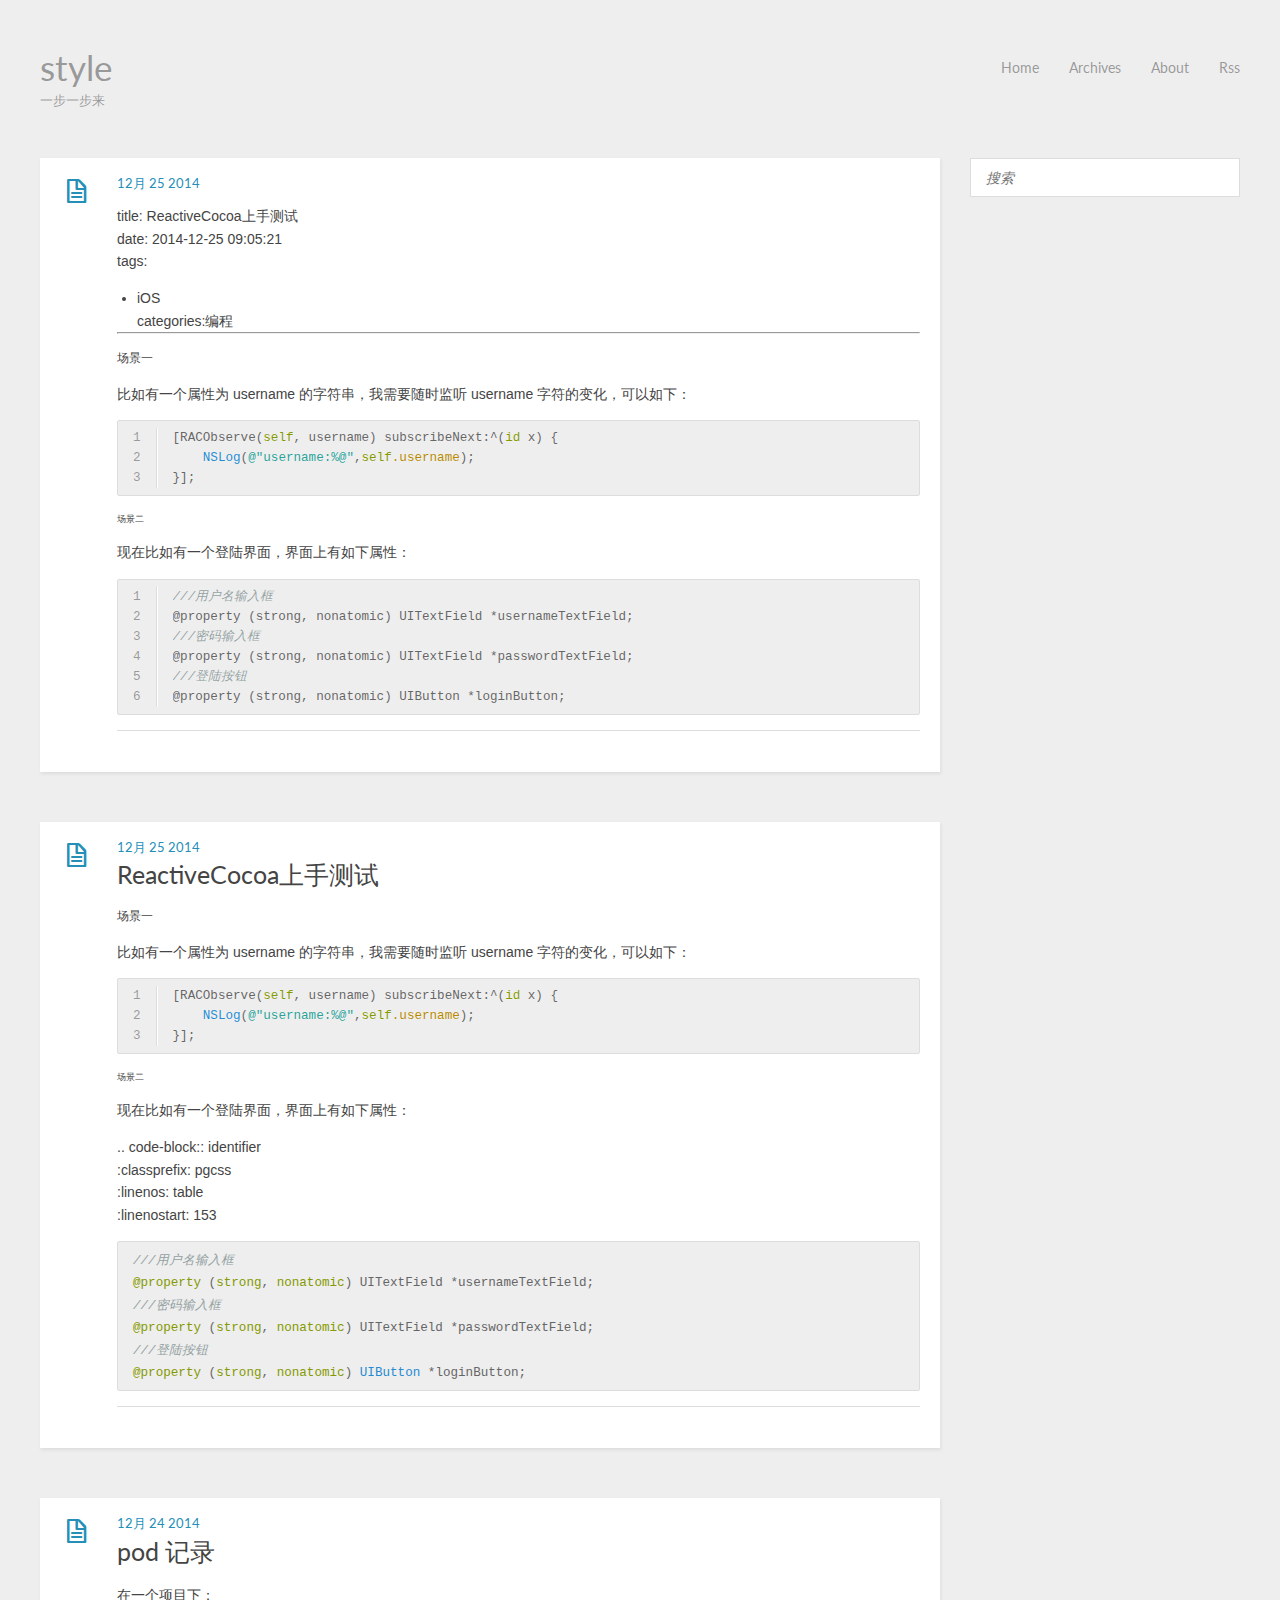
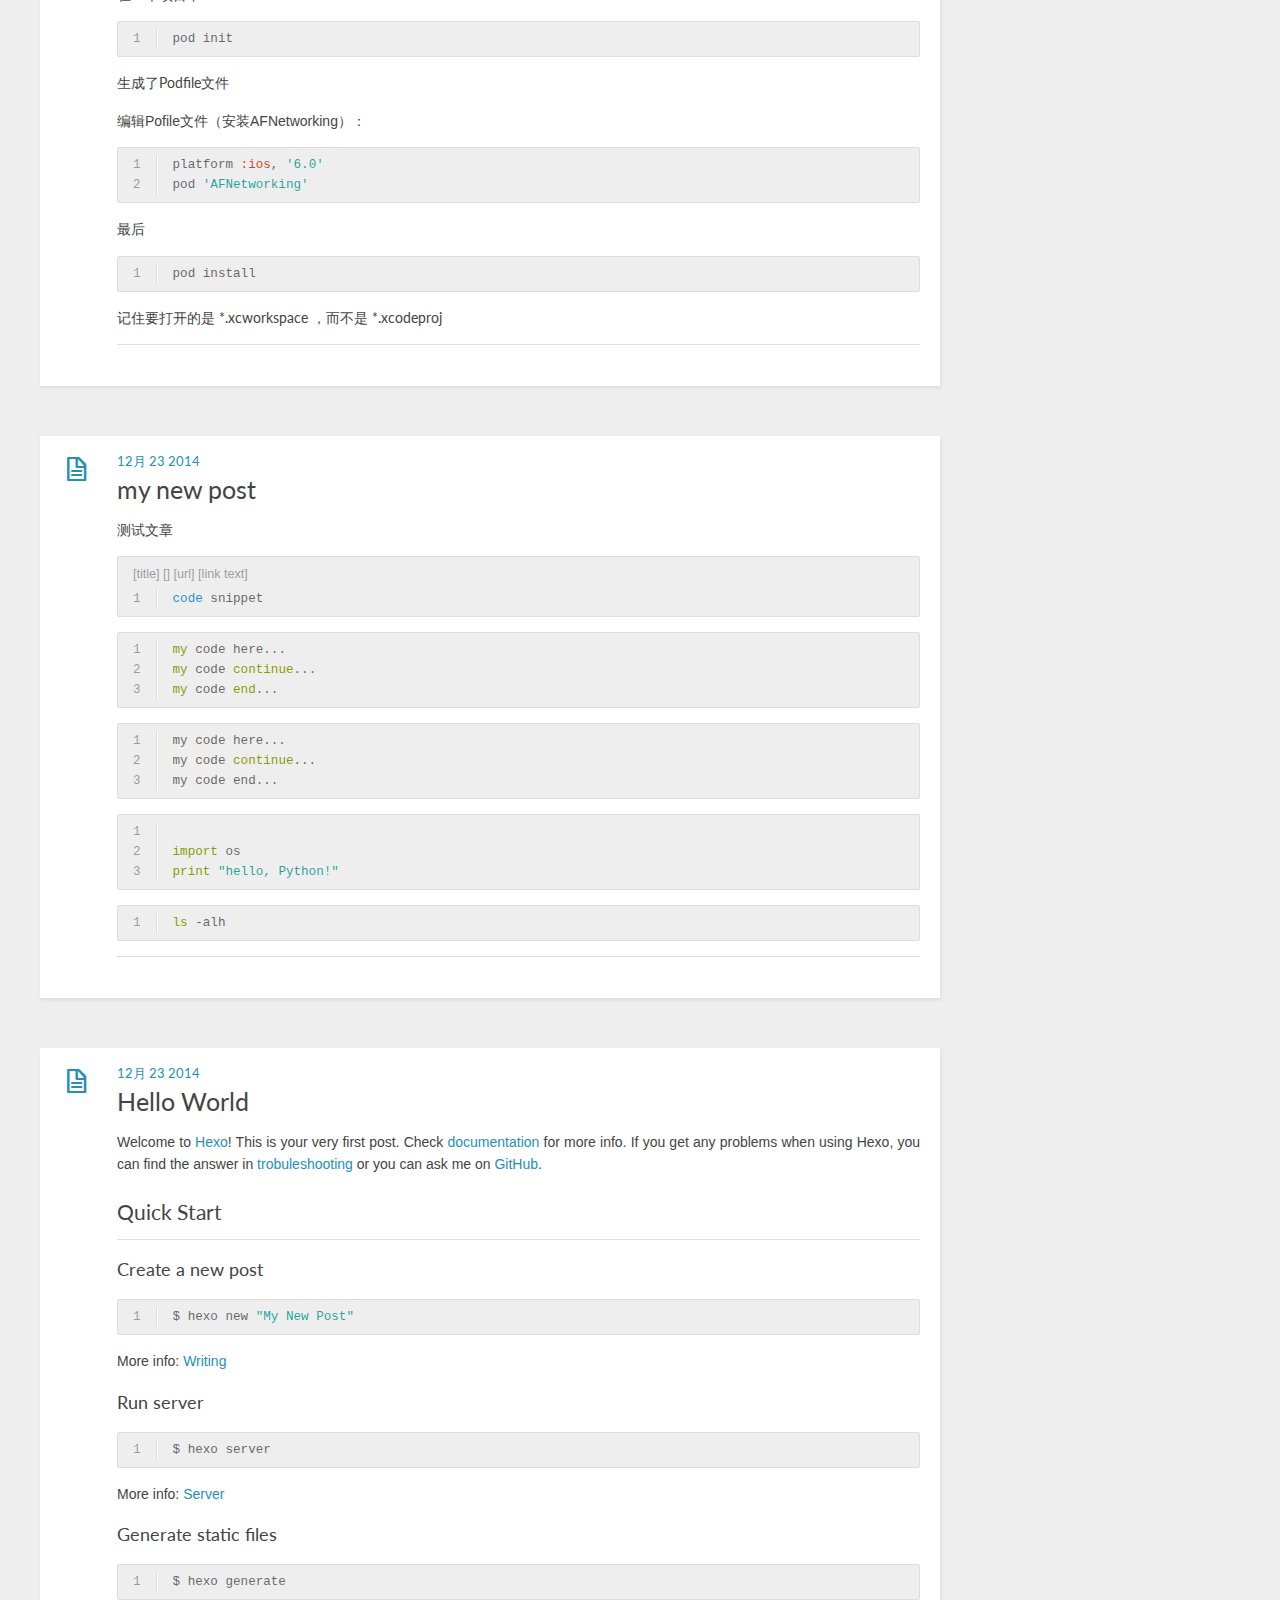
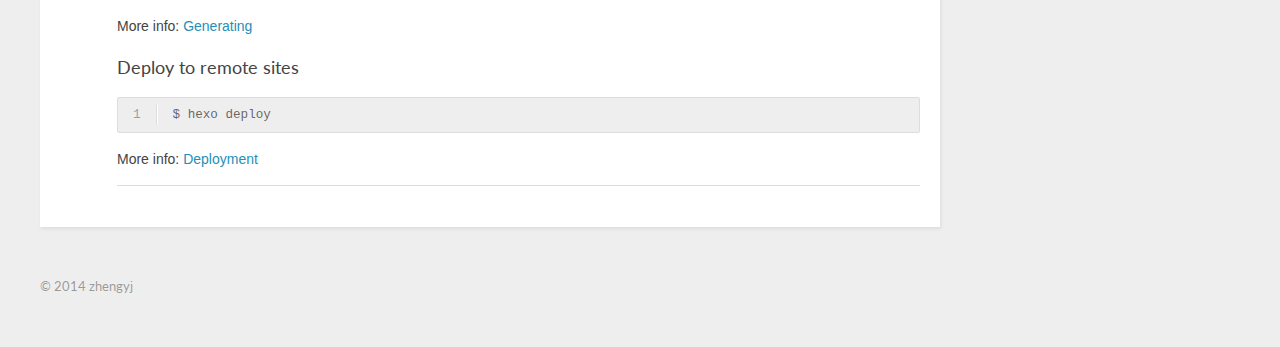
<file: index.html>
<!DOCTYPE HTML>
<html>
<head>
  <meta charset="utf-8">
  
  <title>style</title>
  <meta name="author" content="zhengyj">
  
  
  <meta name="viewport" content="width=device-width, initial-scale=1, maximum-scale=1">

  
  <meta property="og:site_name" content="style"/>

  
    <meta property="og:image" content="undefined"/>
  

  <link href="/favicon.png" rel="icon">
  <link rel="alternate" href="/atom.xml" title="style" type="application/atom+xml">
  <link rel="stylesheet" href="/css/style.css" media="screen" type="text/css">
  <!--[if lt IE 9]><script src="//html5shiv.googlecode.com/svn/trunk/html5.js"></script><![endif]-->
  

</head>


<body>
  <header id="header" class="inner"><div class="alignleft">
  <h1><a href="/">style</a></h1>
  <h2><a href="/">一步一步来</a></h2>
</div>
<nav id="main-nav" class="alignright">
  <ul>
    
      <li><a href="/">Home</a></li>
    
      <li><a href="/archives">Archives</a></li>
    
      <li><a href="/about">About</a></li>
    
      <li><a href="/atom.xml">Rss</a></li>
    
  </ul>
  <div class="clearfix"></div>
</nav>
<div class="clearfix"></div></header>
  <div id="content" class="inner">
    <div id="main-col" class="alignleft"><div id="wrapper">
  <article class="post">
  
  <div class="post-content">
    <header>
      
        <div class="icon"></div>
        <time datetime="2014-12-25T14:09:17.000Z"><a href="/2014/12/25/ReactiveCocoa上手测试/">12月 25 2014</a></time>
      
      
  
    <h1 class="title"><a href="/2014/12/25/ReactiveCocoa上手测试/"></a></h1>
  

    </header>
    <div class="entry">
      
        <p>title: ReactiveCocoa上手测试<br>date: 2014-12-25 09:05:21<br>tags:</p>
<ul>
<li>iOS<br>categories:编程</li>
</ul>
<hr>
<h5 id="场景一">场景一</h5>
<p>比如有一个属性为 username 的字符串，我需要随时监听 username 字符的变化，可以如下：</p>
<figure class="highlight"><table><tr><td class="gutter"><pre><div class="line">1</div><div class="line">2</div><div class="line">3</div></pre></td><td class="code"><pre><div class="line">[RACObserve(<span class="keyword">self</span>, username) subscribeNext:^(<span class="keyword">id</span> x) {</div><div class="line">    <span class="built_in">NSLog</span>(<span class="string">@"username:%@"</span>,<span class="keyword">self</span><span class="variable">.username</span>);</div><div class="line">}];</div></pre></td></tr></table></figure>

<h6 id="场景二">场景二</h6>
<p>现在比如有一个登陆界面，界面上有如下属性：</p>
<figure class="highlight PHP"><table><tr><td class="gutter"><pre><div class="line">1</div><div class="line">2</div><div class="line">3</div><div class="line">4</div><div class="line">5</div><div class="line">6</div></pre></td><td class="code"><pre><div class="line"><span class="comment">///用户名输入框</span></div><div class="line">@property (strong, nonatomic) UITextField *usernameTextField;</div><div class="line"><span class="comment">///密码输入框</span></div><div class="line">@property (strong, nonatomic) UITextField *passwordTextField;</div><div class="line"><span class="comment">///登陆按钮</span></div><div class="line">@property (strong, nonatomic) UIButton *loginButton;</div></pre></td></tr></table></figure>

      
    </div>
    <footer>
      
        
        
      
      <div class="clearfix"></div>
    </footer>
  </div>
</article>








  <article class="post">
  
  <div class="post-content">
    <header>
      
        <div class="icon"></div>
        <time datetime="2014-12-25T01:05:21.000Z"><a href="/2014/12/25/2014年12月25日21-58-57/">12月 25 2014</a></time>
      
      
  
    <h1 class="title"><a href="/2014/12/25/2014年12月25日21-58-57/">ReactiveCocoa上手测试</a></h1>
  

    </header>
    <div class="entry">
      
        <h5 id="场景一">场景一</h5>
<p>比如有一个属性为 username 的字符串，我需要随时监听 username 字符的变化，可以如下：</p>
<figure class="highlight"><table><tr><td class="gutter"><pre><div class="line">1</div><div class="line">2</div><div class="line">3</div></pre></td><td class="code"><pre><div class="line">[RACObserve(<span class="keyword">self</span>, username) subscribeNext:^(<span class="keyword">id</span> x) {</div><div class="line">    <span class="built_in">NSLog</span>(<span class="string">@"username:%@"</span>,<span class="keyword">self</span><span class="variable">.username</span>);</div><div class="line">}];</div></pre></td></tr></table></figure>

<h6 id="场景二">场景二</h6>
<p>现在比如有一个登陆界面，界面上有如下属性：</p>
<p>.. code-block:: identifier<br>    :classprefix: pgcss<br>    :linenos: table<br>    :linenostart: 153</p>
<pre><code><span class="comment">///用户名输入框</span>
<span class="keyword">@property</span> (<span class="keyword">strong</span>, <span class="keyword">nonatomic</span>) UITextField *usernameTextField;
<span class="comment">///密码输入框</span>
<span class="keyword">@property</span> (<span class="keyword">strong</span>, <span class="keyword">nonatomic</span>) UITextField *passwordTextField;
<span class="comment">///登陆按钮</span>
<span class="keyword">@property</span> (<span class="keyword">strong</span>, <span class="keyword">nonatomic</span>) <span class="built_in">UIButton</span> *loginButton;
</code></pre>
      
    </div>
    <footer>
      
        
        
      
      <div class="clearfix"></div>
    </footer>
  </div>
</article>








  <article class="post">
  
  <div class="post-content">
    <header>
      
        <div class="icon"></div>
        <time datetime="2014-12-24T11:15:20.000Z"><a href="/2014/12/24/pod-记录/">12月 24 2014</a></time>
      
      
  
    <h1 class="title"><a href="/2014/12/24/pod-记录/">pod 记录</a></h1>
  

    </header>
    <div class="entry">
      
        <h4 id="在一个项目下：">在一个项目下：</h4>
<figure class="highlight bash"><table><tr><td class="gutter"><pre><div class="line">1</div></pre></td><td class="code"><pre><div class="line">pod init</div></pre></td></tr></table></figure>

<h4 id="生成了Podfile文件">生成了Podfile文件</h4>
<p>编辑Pofile文件（安装AFNetworking）：</p>
<figure class="highlight"><table><tr><td class="gutter"><pre><div class="line">1</div><div class="line">2</div></pre></td><td class="code"><pre><div class="line">platform <span class="symbol">:ios</span>, <span class="string">'6.0'</span></div><div class="line">pod <span class="string">'AFNetworking'</span></div></pre></td></tr></table></figure>

<h4 id="最后">最后</h4>
<figure class="highlight bash"><table><tr><td class="gutter"><pre><div class="line">1</div></pre></td><td class="code"><pre><div class="line">pod install</div></pre></td></tr></table></figure>

<h4 id="记住要打开的是_*-xcworkspace_，而不是_*-xcodeproj">记住要打开的是 *.xcworkspace ，而不是 *.xcodeproj</h4>

      
    </div>
    <footer>
      
        
        
      
      <div class="clearfix"></div>
    </footer>
  </div>
</article>








  <article class="post">
  
  <div class="post-content">
    <header>
      
        <div class="icon"></div>
        <time datetime="2014-12-23T09:57:30.000Z"><a href="/2014/12/23/my-new-post/">12月 23 2014</a></time>
      
      
  
    <h1 class="title"><a href="/2014/12/23/my-new-post/">my new post</a></h1>
  

    </header>
    <div class="entry">
      
        <p>测试文章</p>
<figure class="highlight language"><figcaption><span>[title] [] [url] [link text]</span></figcaption><table><tr><td class="gutter"><pre><div class="line">1</div></pre></td><td class="code"><pre><div class="line"><span class="title">code</span> snippet</div></pre></td></tr></table></figure>

<figure class="highlight"><table><tr><td class="gutter"><pre><div class="line">1</div><div class="line">2</div><div class="line">3</div></pre></td><td class="code"><pre><div class="line"><span class="keyword">my</span> code here...</div><div class="line"><span class="keyword">my</span> code <span class="keyword">continue</span>...</div><div class="line"><span class="keyword">my</span> code <span class="keyword">end</span>...</div></pre></td></tr></table></figure>

<figure class="highlight cpp"><table><tr><td class="gutter"><pre><div class="line">1</div><div class="line">2</div><div class="line">3</div></pre></td><td class="code"><pre><div class="line">my code here...  </div><div class="line">my code <span class="keyword">continue</span>...</div><div class="line">my code end...</div></pre></td></tr></table></figure>

<figure class="highlight python"><table><tr><td class="gutter"><pre><div class="line">1</div><div class="line">2</div><div class="line">3</div></pre></td><td class="code"><pre><div class="line"></div><div class="line"><span class="keyword">import</span> os</div><div class="line"><span class="keyword">print</span> <span class="string">"hello, Python!"</span></div></pre></td></tr></table></figure>

<figure class="highlight base"><table><tr><td class="gutter"><pre><div class="line">1</div></pre></td><td class="code"><pre><div class="line"><span class="keyword">ls</span> -alh</div></pre></td></tr></table></figure>



      
    </div>
    <footer>
      
        
        
      
      <div class="clearfix"></div>
    </footer>
  </div>
</article>








  <article class="post">
  
  <div class="post-content">
    <header>
      
        <div class="icon"></div>
        <time datetime="2014-12-23T09:17:30.000Z"><a href="/2014/12/23/hello-world/">12月 23 2014</a></time>
      
      
  
    <h1 class="title"><a href="/2014/12/23/hello-world/">Hello World</a></h1>
  

    </header>
    <div class="entry">
      
        <p>Welcome to <a href="http://hexo.io/" target="_blank" rel="external">Hexo</a>! This is your very first post. Check <a href="http://hexo.io/docs/" target="_blank" rel="external">documentation</a> for more info. If you get any problems when using Hexo, you can find the answer in <a href="http://hexo.io/docs/troubleshooting.html" target="_blank" rel="external">trobuleshooting</a> or you can ask me on <a href="https://github.com/hexojs/hexo/issues" target="_blank" rel="external">GitHub</a>.</p>
<h2 id="Quick_Start">Quick Start</h2>
<h3 id="Create_a_new_post">Create a new post</h3>
<figure class="highlight bash"><table><tr><td class="gutter"><pre><div class="line">1</div></pre></td><td class="code"><pre><div class="line">$ hexo new <span class="string">"My New Post"</span></div></pre></td></tr></table></figure>

<p>More info: <a href="http://hexo.io/docs/writing.html" target="_blank" rel="external">Writing</a></p>
<h3 id="Run_server">Run server</h3>
<figure class="highlight bash"><table><tr><td class="gutter"><pre><div class="line">1</div></pre></td><td class="code"><pre><div class="line">$ hexo server</div></pre></td></tr></table></figure>

<p>More info: <a href="http://hexo.io/docs/server.html" target="_blank" rel="external">Server</a></p>
<h3 id="Generate_static_files">Generate static files</h3>
<figure class="highlight bash"><table><tr><td class="gutter"><pre><div class="line">1</div></pre></td><td class="code"><pre><div class="line">$ hexo generate</div></pre></td></tr></table></figure>

<p>More info: <a href="http://hexo.io/docs/generating.html" target="_blank" rel="external">Generating</a></p>
<h3 id="Deploy_to_remote_sites">Deploy to remote sites</h3>
<figure class="highlight bash"><table><tr><td class="gutter"><pre><div class="line">1</div></pre></td><td class="code"><pre><div class="line">$ hexo deploy</div></pre></td></tr></table></figure>

<p>More info: <a href="http://hexo.io/docs/deployment.html" target="_blank" rel="external">Deployment</a></p>

      
    </div>
    <footer>
      
        
        
      
      <div class="clearfix"></div>
    </footer>
  </div>
</article>









<nav id="pagination">
  
  
  <div class="clearfix"></div>
</nav></div></div>
    <aside id="sidebar" class="alignright">
  <div class="search">
  <form action="//baidu.com/baidu" method="get" accept-charset="utf-8">
    <input type="search" name="word" results="0" placeholder="搜索">
    <input type="hidden" name="si" value="style513.github.io">
    <input name=tn type=hidden value="bds">
	<input name=cl type=hidden value="3">
	<input name=ct type=hidden value="2097152">
	<input name=s type=hidden value="on">
  </form>
</div>

  

  
</aside>
    <div class="clearfix"></div>
  </div>
  <footer id="footer" class="inner"><div class="alignleft">
  
  &copy; 2014 zhengyj
  
</div>
<div class="clearfix"></div></footer>
  <script src="//ajax.googleapis.com/ajax/libs/jquery/2.0.3/jquery.min.js"></script>
<script src="/js/jquery.imagesloaded.min.js"></script>
<script src="/js/gallery.js"></script>




<link rel="stylesheet" href="/fancybox/jquery.fancybox.css" media="screen" type="text/css">
<script src="/fancybox/jquery.fancybox.pack.js"></script>
<script type="text/javascript">
(function($){
  $('.fancybox').fancybox();
})(jQuery);
<script type="text/javascript">
function addBlankTargetForLinks () {
          $('a[href^="http"]').each(function(){
                          $(this).attr('target', '_blank');
                              });
}

$(document).bind('DOMNodeInserted', function(event) {
            addBlankTargetForLinks();
});
</script>
</script>


</body>
</html>
</file>
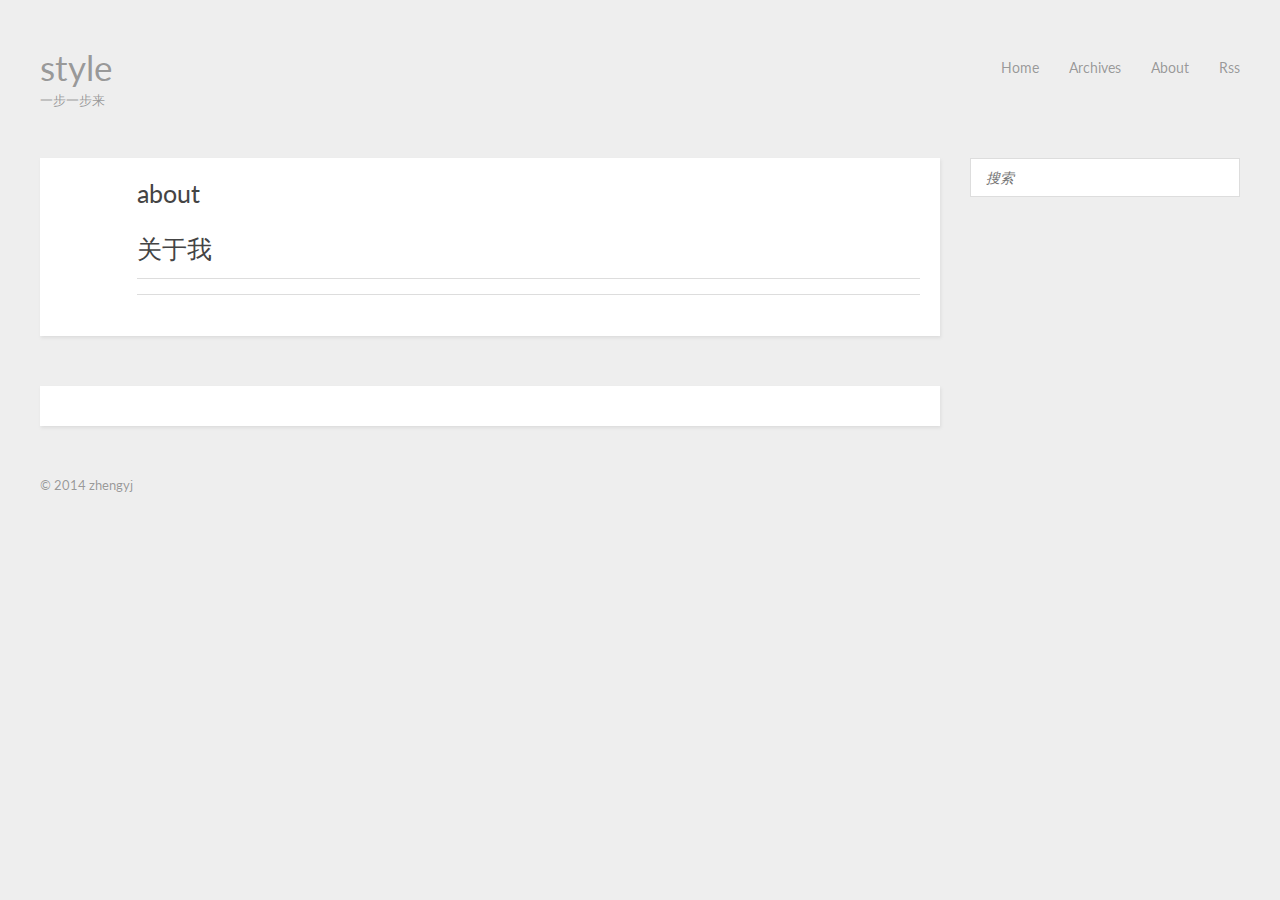
<file: about/index.html>
<!DOCTYPE HTML>
<html>
<head>
  <meta charset="utf-8">
  
  <title>about | style</title>
  <meta name="author" content="zhengyj">
  
  <meta name="description" content="关于我">
  
  
  <meta name="viewport" content="width=device-width, initial-scale=1, maximum-scale=1">

  <meta property="og:title" content="about"/>
  <meta property="og:site_name" content="style"/>

  
    <meta property="og:image" content="undefined"/>
  

  <link href="/favicon.png" rel="icon">
  <link rel="alternate" href="/atom.xml" title="style" type="application/atom+xml">
  <link rel="stylesheet" href="/css/style.css" media="screen" type="text/css">
  <!--[if lt IE 9]><script src="//html5shiv.googlecode.com/svn/trunk/html5.js"></script><![endif]-->
  

</head>


<body>
  <header id="header" class="inner"><div class="alignleft">
  <h1><a href="/">style</a></h1>
  <h2><a href="/">一步一步来</a></h2>
</div>
<nav id="main-nav" class="alignright">
  <ul>
    
      <li><a href="/">Home</a></li>
    
      <li><a href="/archives">Archives</a></li>
    
      <li><a href="/about">About</a></li>
    
      <li><a href="/atom.xml">Rss</a></li>
    
  </ul>
  <div class="clearfix"></div>
</nav>
<div class="clearfix"></div></header>
  <div id="content" class="inner">
    <div id="main-col" class="alignleft"><div id="wrapper"><article class="page">
  
  <div class="post-content">
    <header>
      
      
  
    <h1 class="title">about</h1>
  

    </header>
    <div class="entry">
      
        <h1 id="关于我">关于我</h1>

      
    </div>
    <footer>
      
        
        
        
  <div class="addthis addthis_toolbox addthis_default_style">
    
      <a class="addthis_button_facebook_like" fb:like:layout="button_count"></a>
    
    
      <a class="addthis_button_tweet"></a>
    
    
      <a class="addthis_button_google_plusone" g:plusone:size="medium"></a>
    
    
      <a class="addthis_button_pinterest_pinit" pi:pinit:layout="horizontal"></a>
    
    <a class="addthis_counter addthis_pill_style"></a>
  </div>
  <script type="text/javascript" src="//s7.addthis.com/js/300/addthis_widget.js"></script>

      
      <div class="clearfix"></div>
    </footer>
  </div>
</article>






<section id="comment">
<!-- 多说评论框 start -->
	<div class="ds-thread" data-thread-key=about/index.html data-title=about data-url= http://style513.github.io/about/index.html来></div>
<!-- 多说评论框 end -->
<!-- 多说公共JS代码 start (一个网页只需插入一次) -->
<script type="text/javascript">
var duoshuoQuery = {short_name:"style513"};
	(function() {
		var ds = document.createElement('script');
		ds.type = 'text/javascript';ds.async = true;
		ds.src = (document.location.protocol == 'https:' ? 'https:' : 'http:') + '//static.duoshuo.com/embed.js';
		ds.charset = 'UTF-8';
		(document.getElementsByTagName('head')[0] 
		 || document.getElementsByTagName('body')[0]).appendChild(ds);
	})();
	</script>
<!-- 多说公共JS代码 end -->

</section>

</div></div>
    <aside id="sidebar" class="alignright">
  <div class="search">
  <form action="//baidu.com/baidu" method="get" accept-charset="utf-8">
    <input type="search" name="word" results="0" placeholder="搜索">
    <input type="hidden" name="si" value="style513.github.io">
    <input name=tn type=hidden value="bds">
	<input name=cl type=hidden value="3">
	<input name=ct type=hidden value="2097152">
	<input name=s type=hidden value="on">
  </form>
</div>

  

  
</aside>
    <div class="clearfix"></div>
  </div>
  <footer id="footer" class="inner"><div class="alignleft">
  
  &copy; 2014 zhengyj
  
</div>
<div class="clearfix"></div></footer>
  <script src="//ajax.googleapis.com/ajax/libs/jquery/2.0.3/jquery.min.js"></script>
<script src="/js/jquery.imagesloaded.min.js"></script>
<script src="/js/gallery.js"></script>




<link rel="stylesheet" href="/fancybox/jquery.fancybox.css" media="screen" type="text/css">
<script src="/fancybox/jquery.fancybox.pack.js"></script>
<script type="text/javascript">
(function($){
  $('.fancybox').fancybox();
})(jQuery);
<script type="text/javascript">
function addBlankTargetForLinks () {
          $('a[href^="http"]').each(function(){
                          $(this).attr('target', '_blank');
                              });
}

$(document).bind('DOMNodeInserted', function(event) {
            addBlankTargetForLinks();
});
</script>
</script>


</body>
</html>
</file>
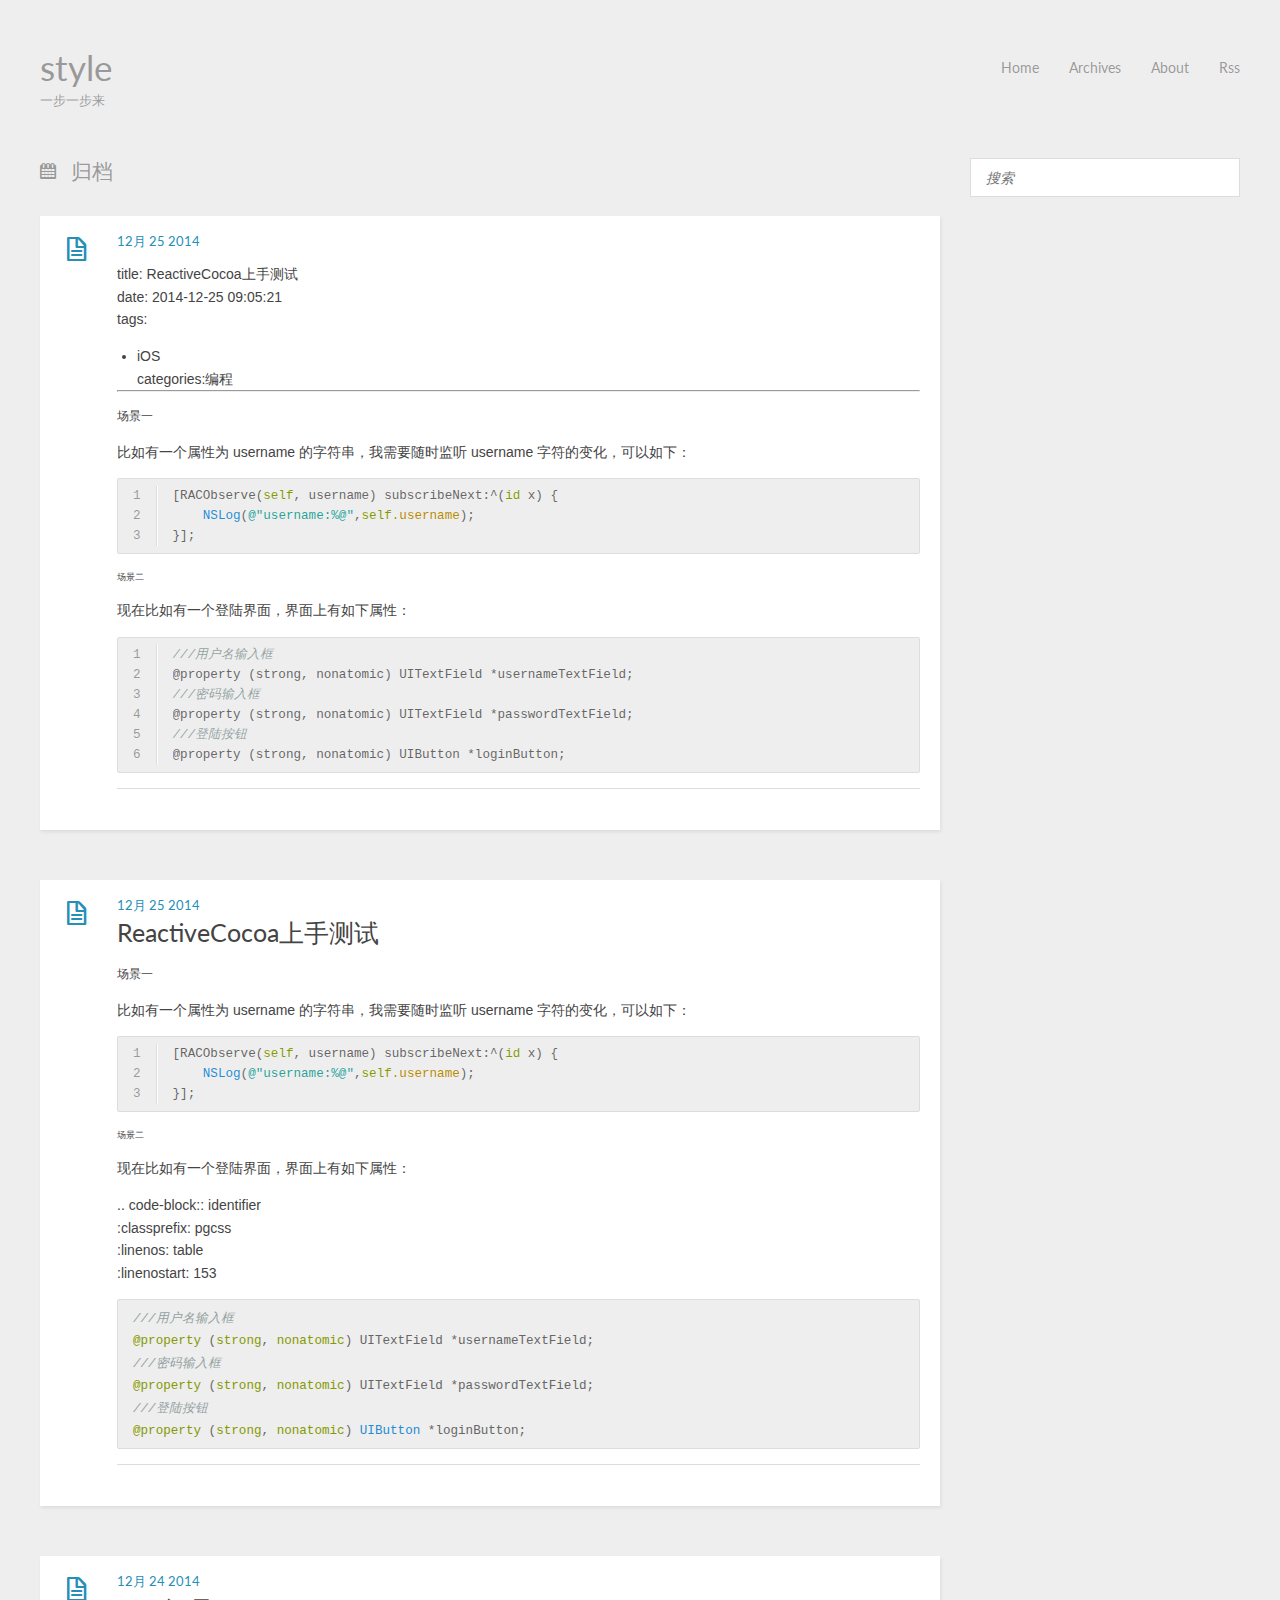
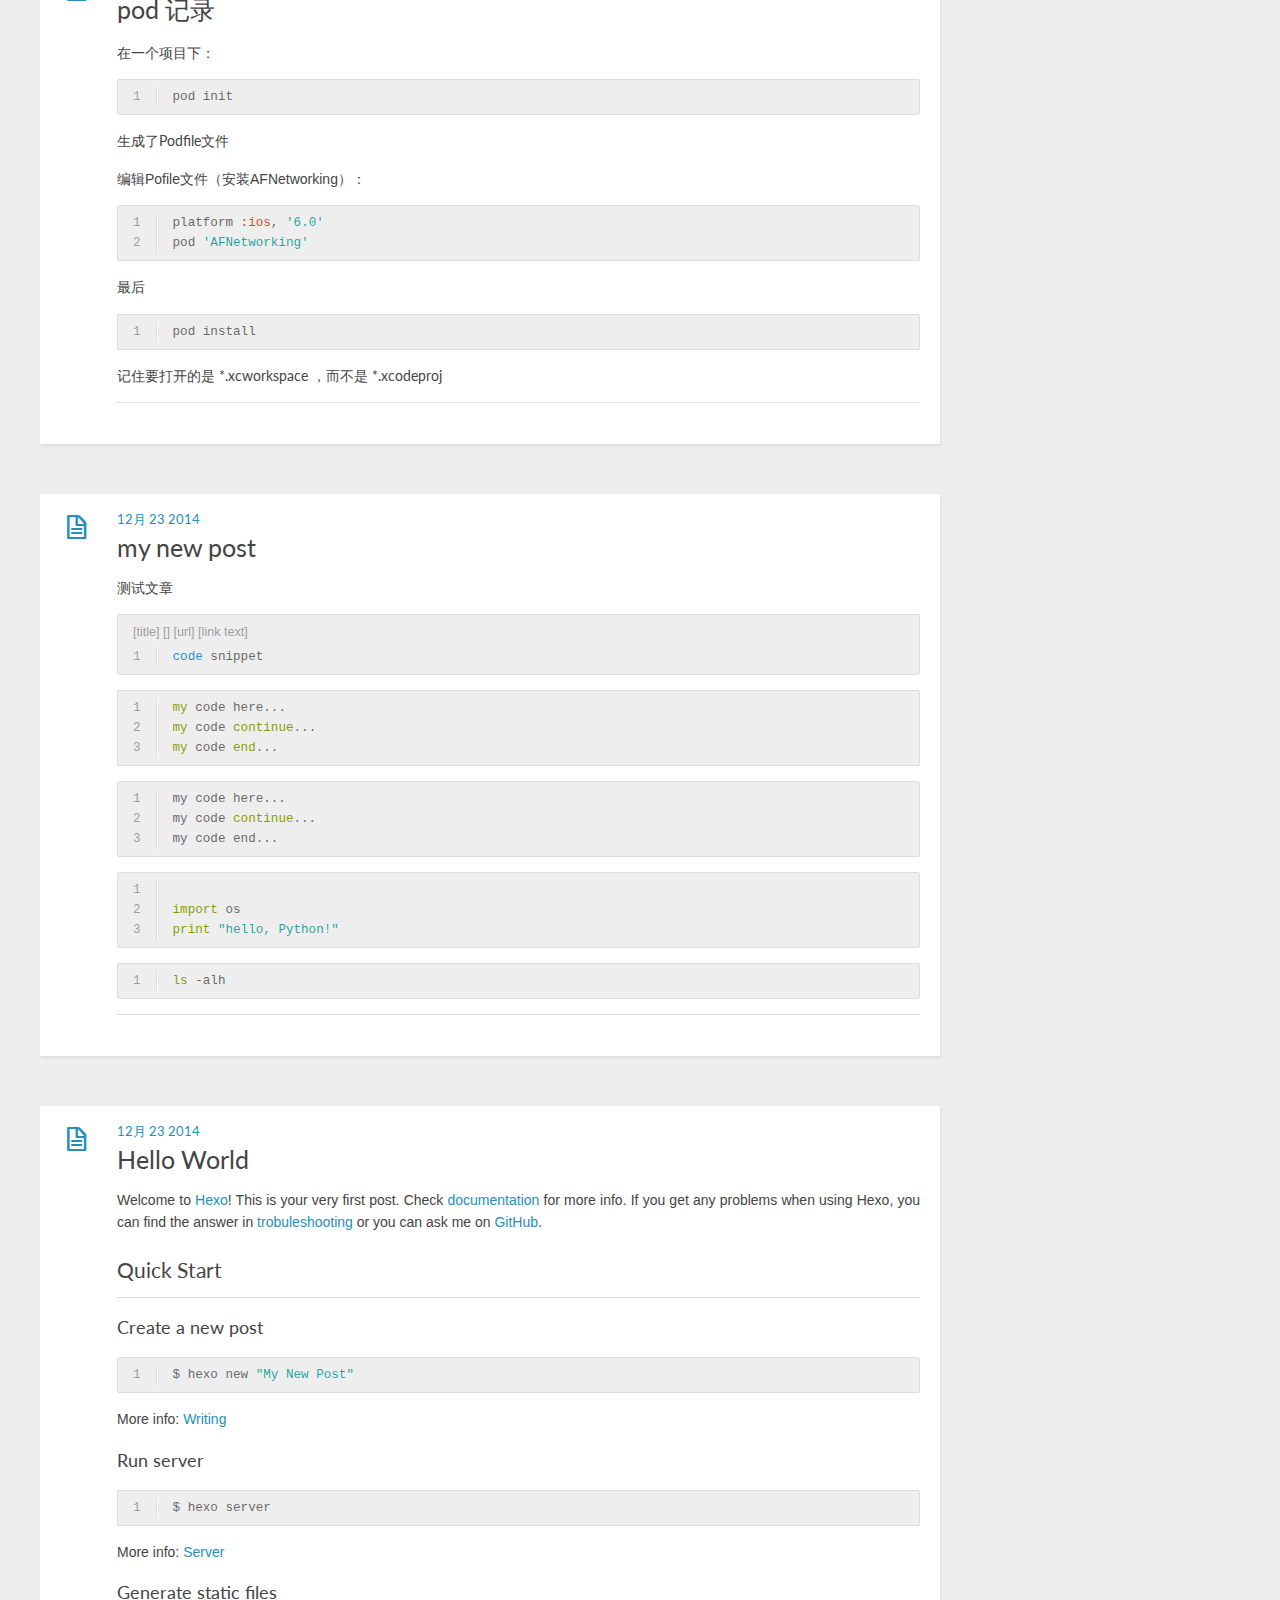
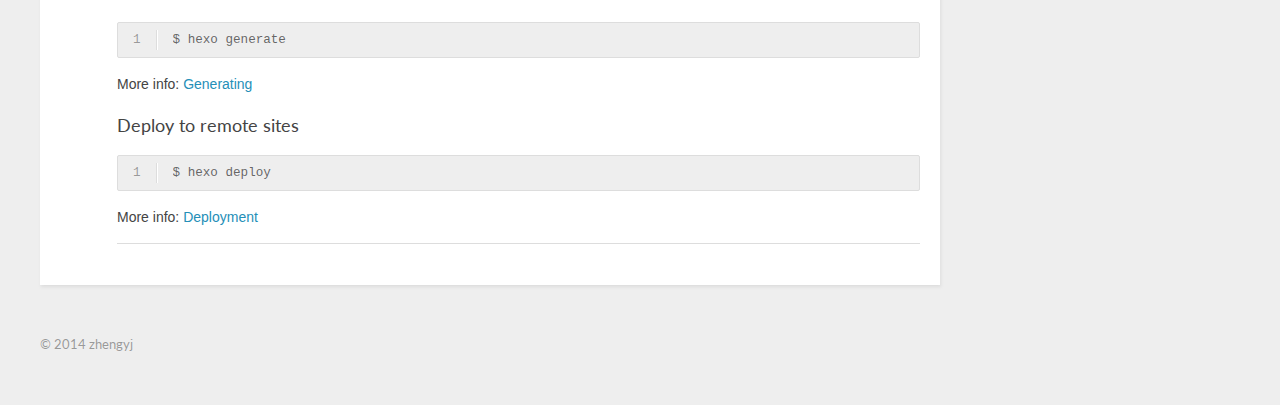
<file: archives/index.html>
<!DOCTYPE HTML>
<html>
<head>
  <meta charset="utf-8">
  
  <title>归档 | style</title>
  <meta name="author" content="zhengyj">
  
  
  <meta name="viewport" content="width=device-width, initial-scale=1, maximum-scale=1">

  
  <meta property="og:site_name" content="style"/>

  
    <meta property="og:image" content="undefined"/>
  

  <link href="/favicon.png" rel="icon">
  <link rel="alternate" href="/atom.xml" title="style" type="application/atom+xml">
  <link rel="stylesheet" href="/css/style.css" media="screen" type="text/css">
  <!--[if lt IE 9]><script src="//html5shiv.googlecode.com/svn/trunk/html5.js"></script><![endif]-->
  

</head>


<body>
  <header id="header" class="inner"><div class="alignleft">
  <h1><a href="/">style</a></h1>
  <h2><a href="/">一步一步来</a></h2>
</div>
<nav id="main-nav" class="alignright">
  <ul>
    
      <li><a href="/">Home</a></li>
    
      <li><a href="/archives">Archives</a></li>
    
      <li><a href="/about">About</a></li>
    
      <li><a href="/atom.xml">Rss</a></li>
    
  </ul>
  <div class="clearfix"></div>
</nav>
<div class="clearfix"></div></header>
  <div id="content" class="inner">
    <div id="main-col" class="alignleft"><div id="wrapper">
<h2 class="archive-title">归档</h2>


  
    <article class="post">
  
  <div class="post-content">
    <header>
      
        <div class="icon"></div>
        <time datetime="2014-12-25T14:09:17.000Z"><a href="/2014/12/25/ReactiveCocoa上手测试/">12月 25 2014</a></time>
      
      
  
    <h1 class="title"><a href="/2014/12/25/ReactiveCocoa上手测试/"></a></h1>
  

    </header>
    <div class="entry">
      
        <p>title: ReactiveCocoa上手测试<br>date: 2014-12-25 09:05:21<br>tags:</p>
<ul>
<li>iOS<br>categories:编程</li>
</ul>
<hr>
<h5 id="场景一">场景一</h5>
<p>比如有一个属性为 username 的字符串，我需要随时监听 username 字符的变化，可以如下：</p>
<figure class="highlight"><table><tr><td class="gutter"><pre><div class="line">1</div><div class="line">2</div><div class="line">3</div></pre></td><td class="code"><pre><div class="line">[RACObserve(<span class="keyword">self</span>, username) subscribeNext:^(<span class="keyword">id</span> x) {</div><div class="line">    <span class="built_in">NSLog</span>(<span class="string">@"username:%@"</span>,<span class="keyword">self</span><span class="variable">.username</span>);</div><div class="line">}];</div></pre></td></tr></table></figure>

<h6 id="场景二">场景二</h6>
<p>现在比如有一个登陆界面，界面上有如下属性：</p>
<figure class="highlight PHP"><table><tr><td class="gutter"><pre><div class="line">1</div><div class="line">2</div><div class="line">3</div><div class="line">4</div><div class="line">5</div><div class="line">6</div></pre></td><td class="code"><pre><div class="line"><span class="comment">///用户名输入框</span></div><div class="line">@property (strong, nonatomic) UITextField *usernameTextField;</div><div class="line"><span class="comment">///密码输入框</span></div><div class="line">@property (strong, nonatomic) UITextField *passwordTextField;</div><div class="line"><span class="comment">///登陆按钮</span></div><div class="line">@property (strong, nonatomic) UIButton *loginButton;</div></pre></td></tr></table></figure>

      
    </div>
    <footer>
      
        
        
      
      <div class="clearfix"></div>
    </footer>
  </div>
</article>







  
    <article class="post">
  
  <div class="post-content">
    <header>
      
        <div class="icon"></div>
        <time datetime="2014-12-25T01:05:21.000Z"><a href="/2014/12/25/2014年12月25日21-58-57/">12月 25 2014</a></time>
      
      
  
    <h1 class="title"><a href="/2014/12/25/2014年12月25日21-58-57/">ReactiveCocoa上手测试</a></h1>
  

    </header>
    <div class="entry">
      
        <h5 id="场景一">场景一</h5>
<p>比如有一个属性为 username 的字符串，我需要随时监听 username 字符的变化，可以如下：</p>
<figure class="highlight"><table><tr><td class="gutter"><pre><div class="line">1</div><div class="line">2</div><div class="line">3</div></pre></td><td class="code"><pre><div class="line">[RACObserve(<span class="keyword">self</span>, username) subscribeNext:^(<span class="keyword">id</span> x) {</div><div class="line">    <span class="built_in">NSLog</span>(<span class="string">@"username:%@"</span>,<span class="keyword">self</span><span class="variable">.username</span>);</div><div class="line">}];</div></pre></td></tr></table></figure>

<h6 id="场景二">场景二</h6>
<p>现在比如有一个登陆界面，界面上有如下属性：</p>
<p>.. code-block:: identifier<br>    :classprefix: pgcss<br>    :linenos: table<br>    :linenostart: 153</p>
<pre><code><span class="comment">///用户名输入框</span>
<span class="keyword">@property</span> (<span class="keyword">strong</span>, <span class="keyword">nonatomic</span>) UITextField *usernameTextField;
<span class="comment">///密码输入框</span>
<span class="keyword">@property</span> (<span class="keyword">strong</span>, <span class="keyword">nonatomic</span>) UITextField *passwordTextField;
<span class="comment">///登陆按钮</span>
<span class="keyword">@property</span> (<span class="keyword">strong</span>, <span class="keyword">nonatomic</span>) <span class="built_in">UIButton</span> *loginButton;
</code></pre>
      
    </div>
    <footer>
      
        
        
      
      <div class="clearfix"></div>
    </footer>
  </div>
</article>







  
    <article class="post">
  
  <div class="post-content">
    <header>
      
        <div class="icon"></div>
        <time datetime="2014-12-24T11:15:20.000Z"><a href="/2014/12/24/pod-记录/">12月 24 2014</a></time>
      
      
  
    <h1 class="title"><a href="/2014/12/24/pod-记录/">pod 记录</a></h1>
  

    </header>
    <div class="entry">
      
        <h4 id="在一个项目下：">在一个项目下：</h4>
<figure class="highlight bash"><table><tr><td class="gutter"><pre><div class="line">1</div></pre></td><td class="code"><pre><div class="line">pod init</div></pre></td></tr></table></figure>

<h4 id="生成了Podfile文件">生成了Podfile文件</h4>
<p>编辑Pofile文件（安装AFNetworking）：</p>
<figure class="highlight"><table><tr><td class="gutter"><pre><div class="line">1</div><div class="line">2</div></pre></td><td class="code"><pre><div class="line">platform <span class="symbol">:ios</span>, <span class="string">'6.0'</span></div><div class="line">pod <span class="string">'AFNetworking'</span></div></pre></td></tr></table></figure>

<h4 id="最后">最后</h4>
<figure class="highlight bash"><table><tr><td class="gutter"><pre><div class="line">1</div></pre></td><td class="code"><pre><div class="line">pod install</div></pre></td></tr></table></figure>

<h4 id="记住要打开的是_*-xcworkspace_，而不是_*-xcodeproj">记住要打开的是 *.xcworkspace ，而不是 *.xcodeproj</h4>

      
    </div>
    <footer>
      
        
        
      
      <div class="clearfix"></div>
    </footer>
  </div>
</article>







  
    <article class="post">
  
  <div class="post-content">
    <header>
      
        <div class="icon"></div>
        <time datetime="2014-12-23T09:57:30.000Z"><a href="/2014/12/23/my-new-post/">12月 23 2014</a></time>
      
      
  
    <h1 class="title"><a href="/2014/12/23/my-new-post/">my new post</a></h1>
  

    </header>
    <div class="entry">
      
        <p>测试文章</p>
<figure class="highlight language"><figcaption><span>[title] [] [url] [link text]</span></figcaption><table><tr><td class="gutter"><pre><div class="line">1</div></pre></td><td class="code"><pre><div class="line"><span class="title">code</span> snippet</div></pre></td></tr></table></figure>

<figure class="highlight"><table><tr><td class="gutter"><pre><div class="line">1</div><div class="line">2</div><div class="line">3</div></pre></td><td class="code"><pre><div class="line"><span class="keyword">my</span> code here...</div><div class="line"><span class="keyword">my</span> code <span class="keyword">continue</span>...</div><div class="line"><span class="keyword">my</span> code <span class="keyword">end</span>...</div></pre></td></tr></table></figure>

<figure class="highlight cpp"><table><tr><td class="gutter"><pre><div class="line">1</div><div class="line">2</div><div class="line">3</div></pre></td><td class="code"><pre><div class="line">my code here...  </div><div class="line">my code <span class="keyword">continue</span>...</div><div class="line">my code end...</div></pre></td></tr></table></figure>

<figure class="highlight python"><table><tr><td class="gutter"><pre><div class="line">1</div><div class="line">2</div><div class="line">3</div></pre></td><td class="code"><pre><div class="line"></div><div class="line"><span class="keyword">import</span> os</div><div class="line"><span class="keyword">print</span> <span class="string">"hello, Python!"</span></div></pre></td></tr></table></figure>

<figure class="highlight base"><table><tr><td class="gutter"><pre><div class="line">1</div></pre></td><td class="code"><pre><div class="line"><span class="keyword">ls</span> -alh</div></pre></td></tr></table></figure>



      
    </div>
    <footer>
      
        
        
      
      <div class="clearfix"></div>
    </footer>
  </div>
</article>







  
    <article class="post">
  
  <div class="post-content">
    <header>
      
        <div class="icon"></div>
        <time datetime="2014-12-23T09:17:30.000Z"><a href="/2014/12/23/hello-world/">12月 23 2014</a></time>
      
      
  
    <h1 class="title"><a href="/2014/12/23/hello-world/">Hello World</a></h1>
  

    </header>
    <div class="entry">
      
        <p>Welcome to <a href="http://hexo.io/" target="_blank" rel="external">Hexo</a>! This is your very first post. Check <a href="http://hexo.io/docs/" target="_blank" rel="external">documentation</a> for more info. If you get any problems when using Hexo, you can find the answer in <a href="http://hexo.io/docs/troubleshooting.html" target="_blank" rel="external">trobuleshooting</a> or you can ask me on <a href="https://github.com/hexojs/hexo/issues" target="_blank" rel="external">GitHub</a>.</p>
<h2 id="Quick_Start">Quick Start</h2>
<h3 id="Create_a_new_post">Create a new post</h3>
<figure class="highlight bash"><table><tr><td class="gutter"><pre><div class="line">1</div></pre></td><td class="code"><pre><div class="line">$ hexo new <span class="string">"My New Post"</span></div></pre></td></tr></table></figure>

<p>More info: <a href="http://hexo.io/docs/writing.html" target="_blank" rel="external">Writing</a></p>
<h3 id="Run_server">Run server</h3>
<figure class="highlight bash"><table><tr><td class="gutter"><pre><div class="line">1</div></pre></td><td class="code"><pre><div class="line">$ hexo server</div></pre></td></tr></table></figure>

<p>More info: <a href="http://hexo.io/docs/server.html" target="_blank" rel="external">Server</a></p>
<h3 id="Generate_static_files">Generate static files</h3>
<figure class="highlight bash"><table><tr><td class="gutter"><pre><div class="line">1</div></pre></td><td class="code"><pre><div class="line">$ hexo generate</div></pre></td></tr></table></figure>

<p>More info: <a href="http://hexo.io/docs/generating.html" target="_blank" rel="external">Generating</a></p>
<h3 id="Deploy_to_remote_sites">Deploy to remote sites</h3>
<figure class="highlight bash"><table><tr><td class="gutter"><pre><div class="line">1</div></pre></td><td class="code"><pre><div class="line">$ hexo deploy</div></pre></td></tr></table></figure>

<p>More info: <a href="http://hexo.io/docs/deployment.html" target="_blank" rel="external">Deployment</a></p>

      
    </div>
    <footer>
      
        
        
      
      <div class="clearfix"></div>
    </footer>
  </div>
</article>







  

  <nav id="pagination">
  
  
  <div class="clearfix"></div>
</nav>
</div></div>
    <aside id="sidebar" class="alignright">
  <div class="search">
  <form action="//baidu.com/baidu" method="get" accept-charset="utf-8">
    <input type="search" name="word" results="0" placeholder="搜索">
    <input type="hidden" name="si" value="style513.github.io">
    <input name=tn type=hidden value="bds">
	<input name=cl type=hidden value="3">
	<input name=ct type=hidden value="2097152">
	<input name=s type=hidden value="on">
  </form>
</div>

  

  
</aside>
    <div class="clearfix"></div>
  </div>
  <footer id="footer" class="inner"><div class="alignleft">
  
  &copy; 2014 zhengyj
  
</div>
<div class="clearfix"></div></footer>
  <script src="//ajax.googleapis.com/ajax/libs/jquery/2.0.3/jquery.min.js"></script>
<script src="/js/jquery.imagesloaded.min.js"></script>
<script src="/js/gallery.js"></script>




<link rel="stylesheet" href="/fancybox/jquery.fancybox.css" media="screen" type="text/css">
<script src="/fancybox/jquery.fancybox.pack.js"></script>
<script type="text/javascript">
(function($){
  $('.fancybox').fancybox();
})(jQuery);
<script type="text/javascript">
function addBlankTargetForLinks () {
          $('a[href^="http"]').each(function(){
                          $(this).attr('target', '_blank');
                              });
}

$(document).bind('DOMNodeInserted', function(event) {
            addBlankTargetForLinks();
});
</script>
</script>


</body>
</html>
</file>
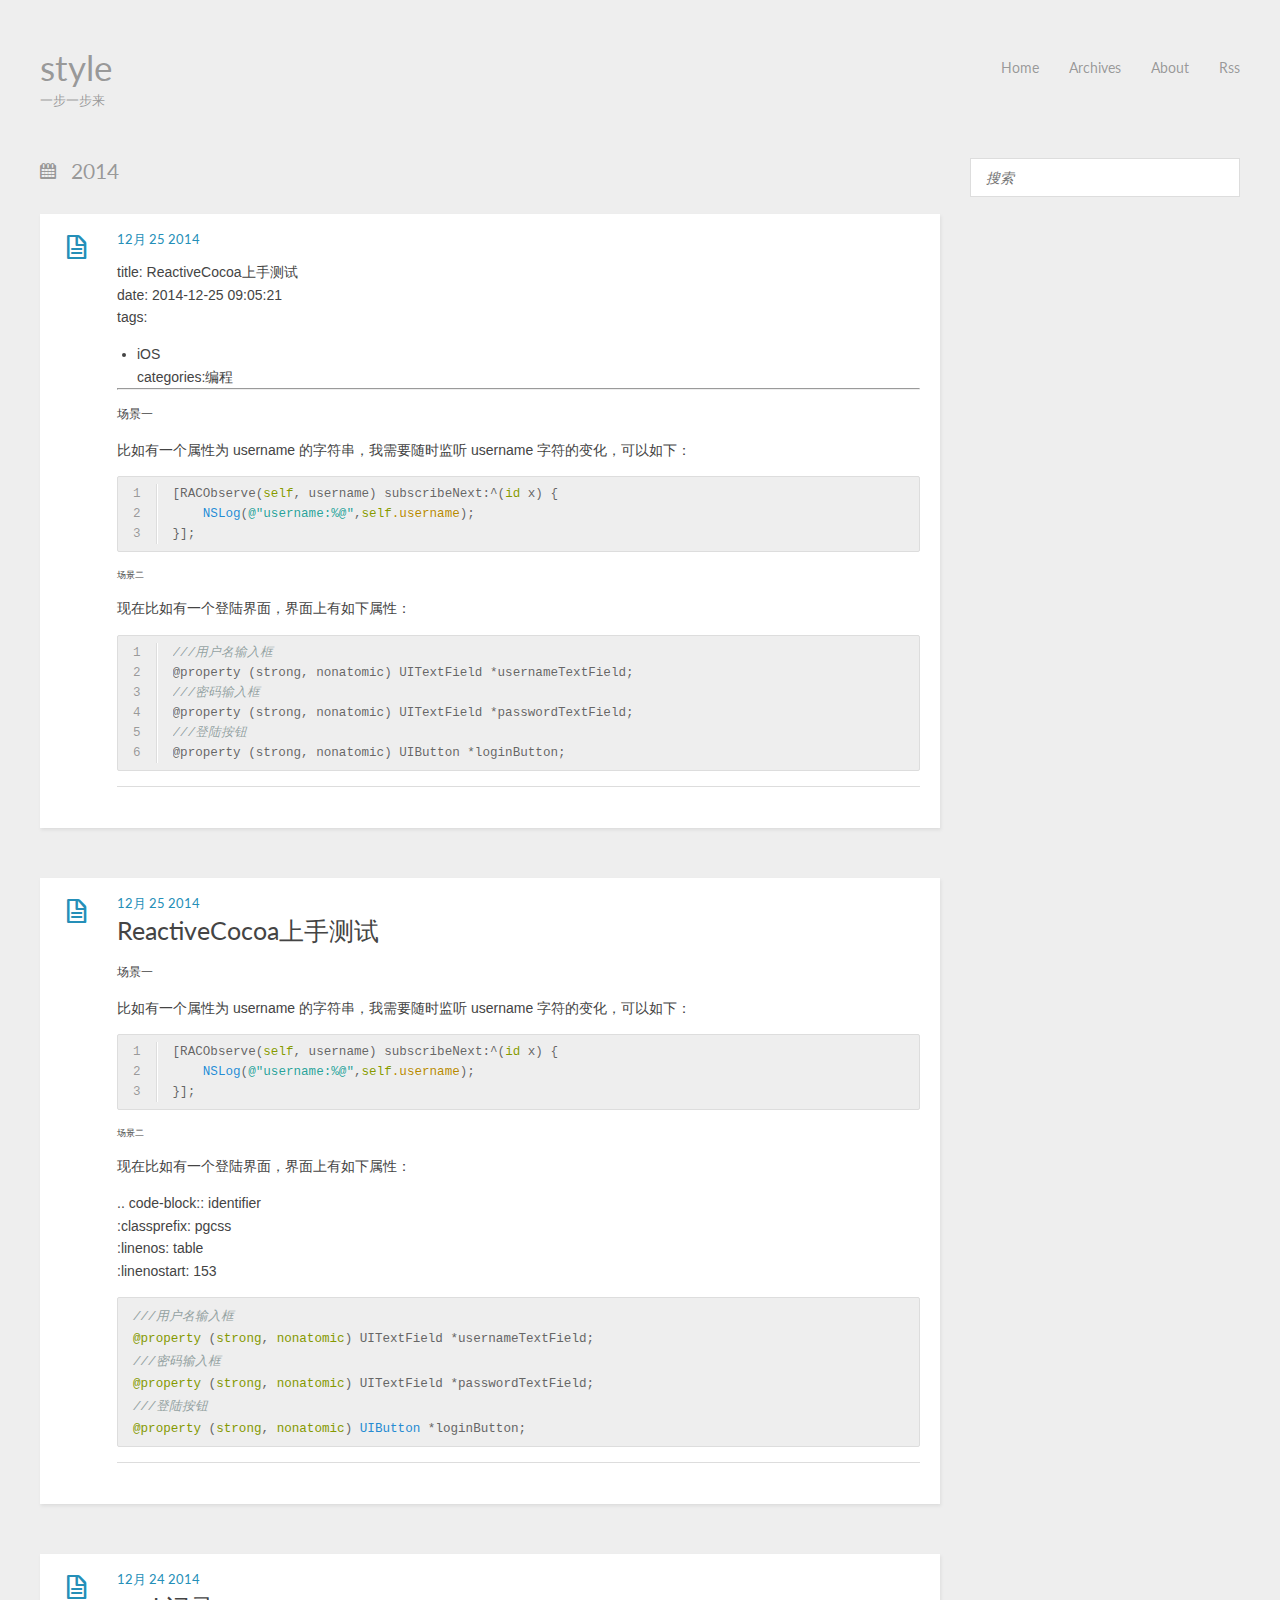
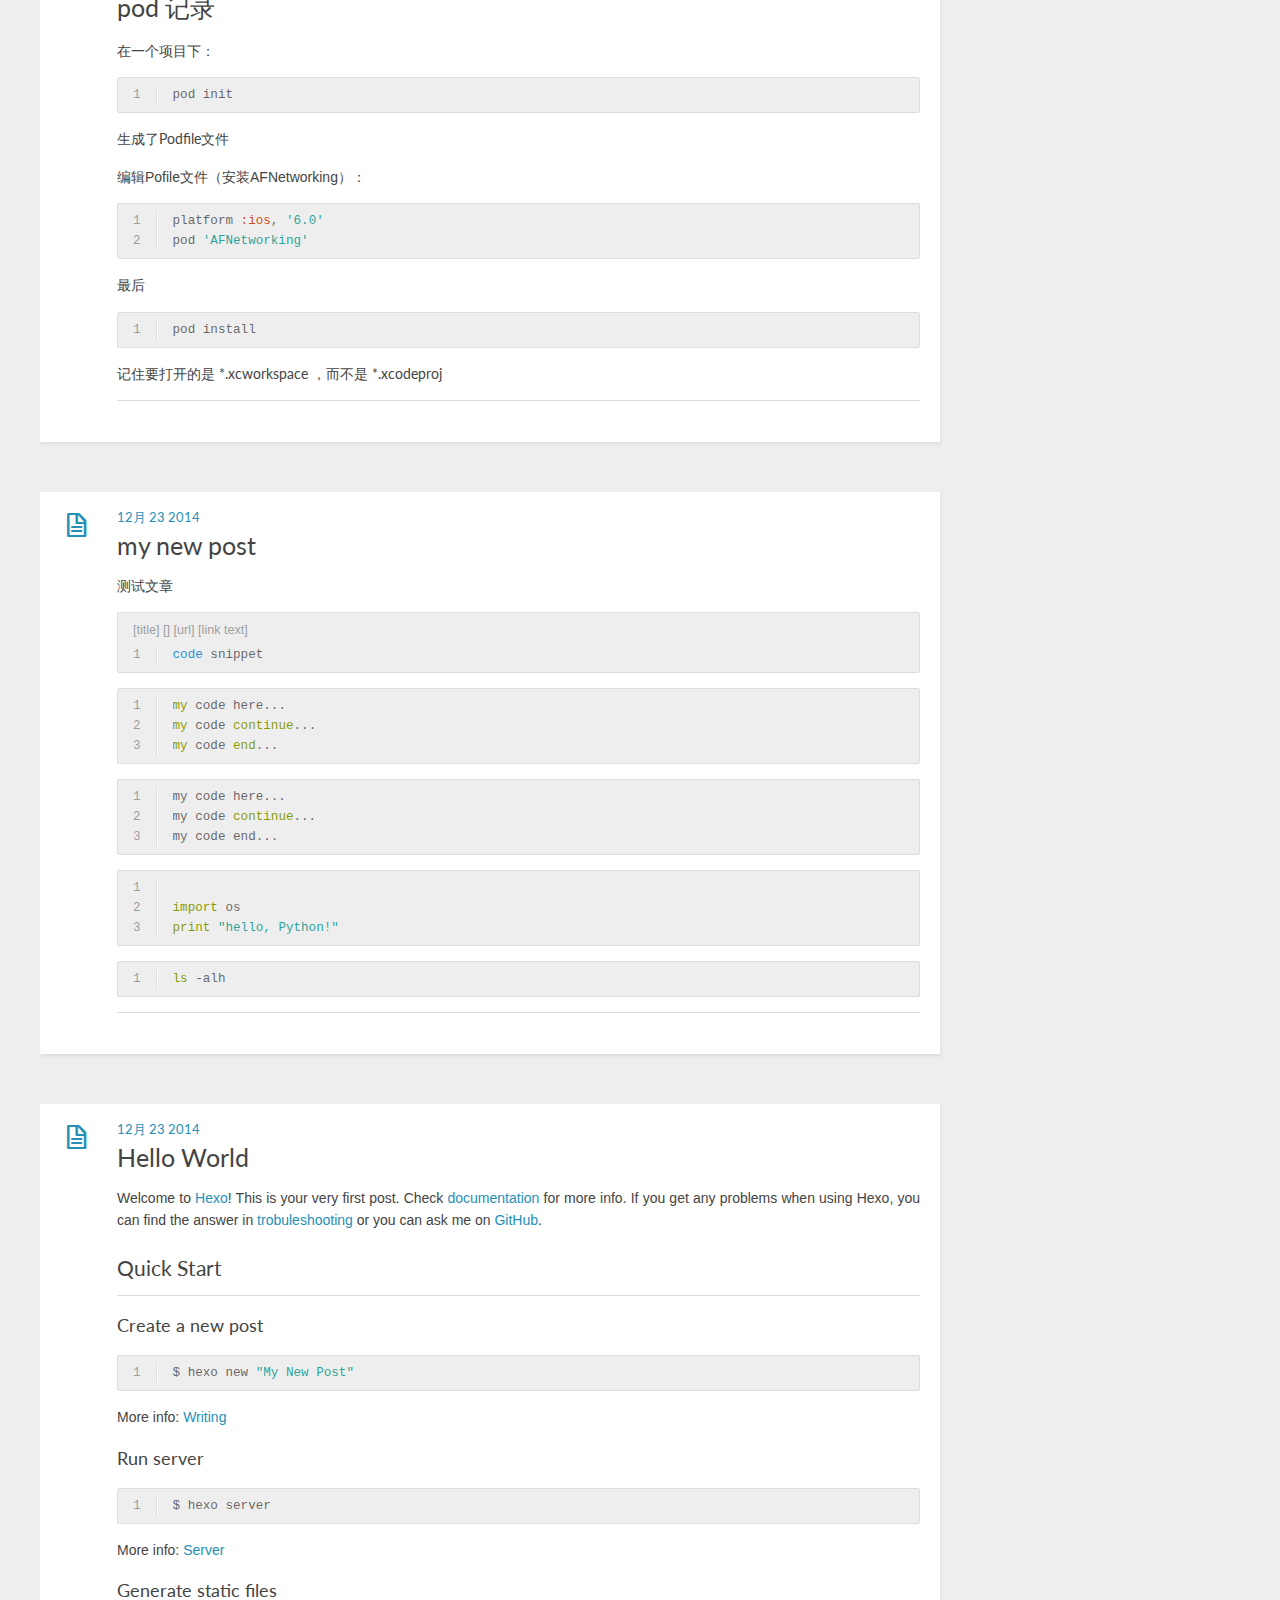
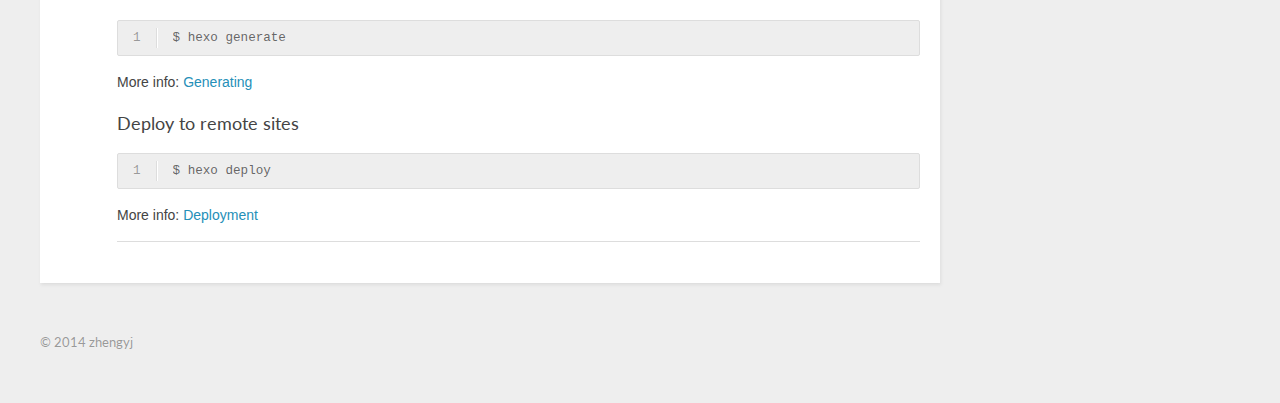
<file: archives/2014/index.html>
<!DOCTYPE HTML>
<html>
<head>
  <meta charset="utf-8">
  
  <title>归档：2014 | style</title>
  <meta name="author" content="zhengyj">
  
  
  <meta name="viewport" content="width=device-width, initial-scale=1, maximum-scale=1">

  
  <meta property="og:site_name" content="style"/>

  
    <meta property="og:image" content="undefined"/>
  

  <link href="/favicon.png" rel="icon">
  <link rel="alternate" href="/atom.xml" title="style" type="application/atom+xml">
  <link rel="stylesheet" href="/css/style.css" media="screen" type="text/css">
  <!--[if lt IE 9]><script src="//html5shiv.googlecode.com/svn/trunk/html5.js"></script><![endif]-->
  

</head>


<body>
  <header id="header" class="inner"><div class="alignleft">
  <h1><a href="/">style</a></h1>
  <h2><a href="/">一步一步来</a></h2>
</div>
<nav id="main-nav" class="alignright">
  <ul>
    
      <li><a href="/">Home</a></li>
    
      <li><a href="/archives">Archives</a></li>
    
      <li><a href="/about">About</a></li>
    
      <li><a href="/atom.xml">Rss</a></li>
    
  </ul>
  <div class="clearfix"></div>
</nav>
<div class="clearfix"></div></header>
  <div id="content" class="inner">
    <div id="main-col" class="alignleft"><div id="wrapper">
<h2 class="archive-title">2014</h2>


  
    <article class="post">
  
  <div class="post-content">
    <header>
      
        <div class="icon"></div>
        <time datetime="2014-12-25T14:09:17.000Z"><a href="/2014/12/25/ReactiveCocoa上手测试/">12月 25 2014</a></time>
      
      
  
    <h1 class="title"><a href="/2014/12/25/ReactiveCocoa上手测试/"></a></h1>
  

    </header>
    <div class="entry">
      
        <p>title: ReactiveCocoa上手测试<br>date: 2014-12-25 09:05:21<br>tags:</p>
<ul>
<li>iOS<br>categories:编程</li>
</ul>
<hr>
<h5 id="场景一">场景一</h5>
<p>比如有一个属性为 username 的字符串，我需要随时监听 username 字符的变化，可以如下：</p>
<figure class="highlight"><table><tr><td class="gutter"><pre><div class="line">1</div><div class="line">2</div><div class="line">3</div></pre></td><td class="code"><pre><div class="line">[RACObserve(<span class="keyword">self</span>, username) subscribeNext:^(<span class="keyword">id</span> x) {</div><div class="line">    <span class="built_in">NSLog</span>(<span class="string">@"username:%@"</span>,<span class="keyword">self</span><span class="variable">.username</span>);</div><div class="line">}];</div></pre></td></tr></table></figure>

<h6 id="场景二">场景二</h6>
<p>现在比如有一个登陆界面，界面上有如下属性：</p>
<figure class="highlight PHP"><table><tr><td class="gutter"><pre><div class="line">1</div><div class="line">2</div><div class="line">3</div><div class="line">4</div><div class="line">5</div><div class="line">6</div></pre></td><td class="code"><pre><div class="line"><span class="comment">///用户名输入框</span></div><div class="line">@property (strong, nonatomic) UITextField *usernameTextField;</div><div class="line"><span class="comment">///密码输入框</span></div><div class="line">@property (strong, nonatomic) UITextField *passwordTextField;</div><div class="line"><span class="comment">///登陆按钮</span></div><div class="line">@property (strong, nonatomic) UIButton *loginButton;</div></pre></td></tr></table></figure>

      
    </div>
    <footer>
      
        
        
      
      <div class="clearfix"></div>
    </footer>
  </div>
</article>







  
    <article class="post">
  
  <div class="post-content">
    <header>
      
        <div class="icon"></div>
        <time datetime="2014-12-25T01:05:21.000Z"><a href="/2014/12/25/2014年12月25日21-58-57/">12月 25 2014</a></time>
      
      
  
    <h1 class="title"><a href="/2014/12/25/2014年12月25日21-58-57/">ReactiveCocoa上手测试</a></h1>
  

    </header>
    <div class="entry">
      
        <h5 id="场景一">场景一</h5>
<p>比如有一个属性为 username 的字符串，我需要随时监听 username 字符的变化，可以如下：</p>
<figure class="highlight"><table><tr><td class="gutter"><pre><div class="line">1</div><div class="line">2</div><div class="line">3</div></pre></td><td class="code"><pre><div class="line">[RACObserve(<span class="keyword">self</span>, username) subscribeNext:^(<span class="keyword">id</span> x) {</div><div class="line">    <span class="built_in">NSLog</span>(<span class="string">@"username:%@"</span>,<span class="keyword">self</span><span class="variable">.username</span>);</div><div class="line">}];</div></pre></td></tr></table></figure>

<h6 id="场景二">场景二</h6>
<p>现在比如有一个登陆界面，界面上有如下属性：</p>
<p>.. code-block:: identifier<br>    :classprefix: pgcss<br>    :linenos: table<br>    :linenostart: 153</p>
<pre><code><span class="comment">///用户名输入框</span>
<span class="keyword">@property</span> (<span class="keyword">strong</span>, <span class="keyword">nonatomic</span>) UITextField *usernameTextField;
<span class="comment">///密码输入框</span>
<span class="keyword">@property</span> (<span class="keyword">strong</span>, <span class="keyword">nonatomic</span>) UITextField *passwordTextField;
<span class="comment">///登陆按钮</span>
<span class="keyword">@property</span> (<span class="keyword">strong</span>, <span class="keyword">nonatomic</span>) <span class="built_in">UIButton</span> *loginButton;
</code></pre>
      
    </div>
    <footer>
      
        
        
      
      <div class="clearfix"></div>
    </footer>
  </div>
</article>







  
    <article class="post">
  
  <div class="post-content">
    <header>
      
        <div class="icon"></div>
        <time datetime="2014-12-24T11:15:20.000Z"><a href="/2014/12/24/pod-记录/">12月 24 2014</a></time>
      
      
  
    <h1 class="title"><a href="/2014/12/24/pod-记录/">pod 记录</a></h1>
  

    </header>
    <div class="entry">
      
        <h4 id="在一个项目下：">在一个项目下：</h4>
<figure class="highlight bash"><table><tr><td class="gutter"><pre><div class="line">1</div></pre></td><td class="code"><pre><div class="line">pod init</div></pre></td></tr></table></figure>

<h4 id="生成了Podfile文件">生成了Podfile文件</h4>
<p>编辑Pofile文件（安装AFNetworking）：</p>
<figure class="highlight"><table><tr><td class="gutter"><pre><div class="line">1</div><div class="line">2</div></pre></td><td class="code"><pre><div class="line">platform <span class="symbol">:ios</span>, <span class="string">'6.0'</span></div><div class="line">pod <span class="string">'AFNetworking'</span></div></pre></td></tr></table></figure>

<h4 id="最后">最后</h4>
<figure class="highlight bash"><table><tr><td class="gutter"><pre><div class="line">1</div></pre></td><td class="code"><pre><div class="line">pod install</div></pre></td></tr></table></figure>

<h4 id="记住要打开的是_*-xcworkspace_，而不是_*-xcodeproj">记住要打开的是 *.xcworkspace ，而不是 *.xcodeproj</h4>

      
    </div>
    <footer>
      
        
        
      
      <div class="clearfix"></div>
    </footer>
  </div>
</article>







  
    <article class="post">
  
  <div class="post-content">
    <header>
      
        <div class="icon"></div>
        <time datetime="2014-12-23T09:57:30.000Z"><a href="/2014/12/23/my-new-post/">12月 23 2014</a></time>
      
      
  
    <h1 class="title"><a href="/2014/12/23/my-new-post/">my new post</a></h1>
  

    </header>
    <div class="entry">
      
        <p>测试文章</p>
<figure class="highlight language"><figcaption><span>[title] [] [url] [link text]</span></figcaption><table><tr><td class="gutter"><pre><div class="line">1</div></pre></td><td class="code"><pre><div class="line"><span class="title">code</span> snippet</div></pre></td></tr></table></figure>

<figure class="highlight"><table><tr><td class="gutter"><pre><div class="line">1</div><div class="line">2</div><div class="line">3</div></pre></td><td class="code"><pre><div class="line"><span class="keyword">my</span> code here...</div><div class="line"><span class="keyword">my</span> code <span class="keyword">continue</span>...</div><div class="line"><span class="keyword">my</span> code <span class="keyword">end</span>...</div></pre></td></tr></table></figure>

<figure class="highlight cpp"><table><tr><td class="gutter"><pre><div class="line">1</div><div class="line">2</div><div class="line">3</div></pre></td><td class="code"><pre><div class="line">my code here...  </div><div class="line">my code <span class="keyword">continue</span>...</div><div class="line">my code end...</div></pre></td></tr></table></figure>

<figure class="highlight python"><table><tr><td class="gutter"><pre><div class="line">1</div><div class="line">2</div><div class="line">3</div></pre></td><td class="code"><pre><div class="line"></div><div class="line"><span class="keyword">import</span> os</div><div class="line"><span class="keyword">print</span> <span class="string">"hello, Python!"</span></div></pre></td></tr></table></figure>

<figure class="highlight base"><table><tr><td class="gutter"><pre><div class="line">1</div></pre></td><td class="code"><pre><div class="line"><span class="keyword">ls</span> -alh</div></pre></td></tr></table></figure>



      
    </div>
    <footer>
      
        
        
      
      <div class="clearfix"></div>
    </footer>
  </div>
</article>







  
    <article class="post">
  
  <div class="post-content">
    <header>
      
        <div class="icon"></div>
        <time datetime="2014-12-23T09:17:30.000Z"><a href="/2014/12/23/hello-world/">12月 23 2014</a></time>
      
      
  
    <h1 class="title"><a href="/2014/12/23/hello-world/">Hello World</a></h1>
  

    </header>
    <div class="entry">
      
        <p>Welcome to <a href="http://hexo.io/" target="_blank" rel="external">Hexo</a>! This is your very first post. Check <a href="http://hexo.io/docs/" target="_blank" rel="external">documentation</a> for more info. If you get any problems when using Hexo, you can find the answer in <a href="http://hexo.io/docs/troubleshooting.html" target="_blank" rel="external">trobuleshooting</a> or you can ask me on <a href="https://github.com/hexojs/hexo/issues" target="_blank" rel="external">GitHub</a>.</p>
<h2 id="Quick_Start">Quick Start</h2>
<h3 id="Create_a_new_post">Create a new post</h3>
<figure class="highlight bash"><table><tr><td class="gutter"><pre><div class="line">1</div></pre></td><td class="code"><pre><div class="line">$ hexo new <span class="string">"My New Post"</span></div></pre></td></tr></table></figure>

<p>More info: <a href="http://hexo.io/docs/writing.html" target="_blank" rel="external">Writing</a></p>
<h3 id="Run_server">Run server</h3>
<figure class="highlight bash"><table><tr><td class="gutter"><pre><div class="line">1</div></pre></td><td class="code"><pre><div class="line">$ hexo server</div></pre></td></tr></table></figure>

<p>More info: <a href="http://hexo.io/docs/server.html" target="_blank" rel="external">Server</a></p>
<h3 id="Generate_static_files">Generate static files</h3>
<figure class="highlight bash"><table><tr><td class="gutter"><pre><div class="line">1</div></pre></td><td class="code"><pre><div class="line">$ hexo generate</div></pre></td></tr></table></figure>

<p>More info: <a href="http://hexo.io/docs/generating.html" target="_blank" rel="external">Generating</a></p>
<h3 id="Deploy_to_remote_sites">Deploy to remote sites</h3>
<figure class="highlight bash"><table><tr><td class="gutter"><pre><div class="line">1</div></pre></td><td class="code"><pre><div class="line">$ hexo deploy</div></pre></td></tr></table></figure>

<p>More info: <a href="http://hexo.io/docs/deployment.html" target="_blank" rel="external">Deployment</a></p>

      
    </div>
    <footer>
      
        
        
      
      <div class="clearfix"></div>
    </footer>
  </div>
</article>







  

  <nav id="pagination">
  
  
  <div class="clearfix"></div>
</nav>
</div></div>
    <aside id="sidebar" class="alignright">
  <div class="search">
  <form action="//baidu.com/baidu" method="get" accept-charset="utf-8">
    <input type="search" name="word" results="0" placeholder="搜索">
    <input type="hidden" name="si" value="style513.github.io">
    <input name=tn type=hidden value="bds">
	<input name=cl type=hidden value="3">
	<input name=ct type=hidden value="2097152">
	<input name=s type=hidden value="on">
  </form>
</div>

  

  
</aside>
    <div class="clearfix"></div>
  </div>
  <footer id="footer" class="inner"><div class="alignleft">
  
  &copy; 2014 zhengyj
  
</div>
<div class="clearfix"></div></footer>
  <script src="//ajax.googleapis.com/ajax/libs/jquery/2.0.3/jquery.min.js"></script>
<script src="/js/jquery.imagesloaded.min.js"></script>
<script src="/js/gallery.js"></script>




<link rel="stylesheet" href="/fancybox/jquery.fancybox.css" media="screen" type="text/css">
<script src="/fancybox/jquery.fancybox.pack.js"></script>
<script type="text/javascript">
(function($){
  $('.fancybox').fancybox();
})(jQuery);
<script type="text/javascript">
function addBlankTargetForLinks () {
          $('a[href^="http"]').each(function(){
                          $(this).attr('target', '_blank');
                              });
}

$(document).bind('DOMNodeInserted', function(event) {
            addBlankTargetForLinks();
});
</script>
</script>


</body>
</html>
</file>
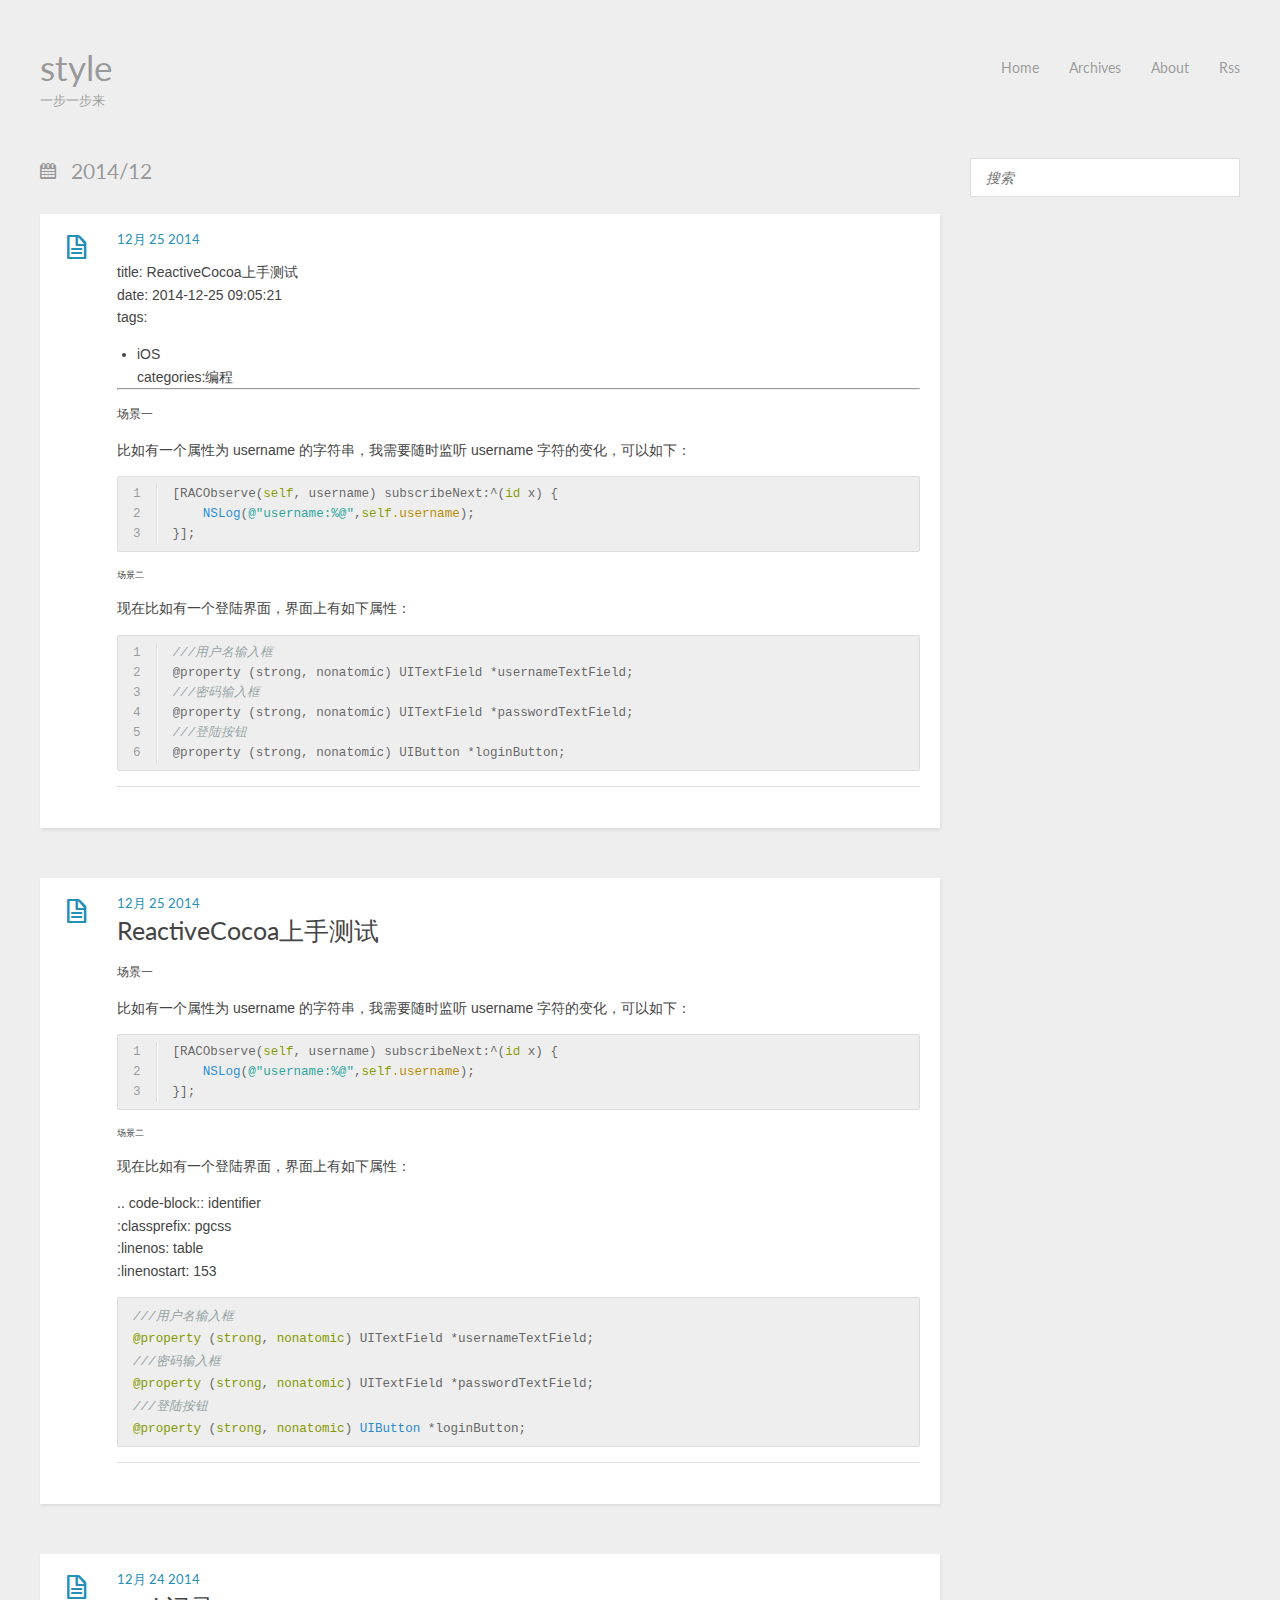
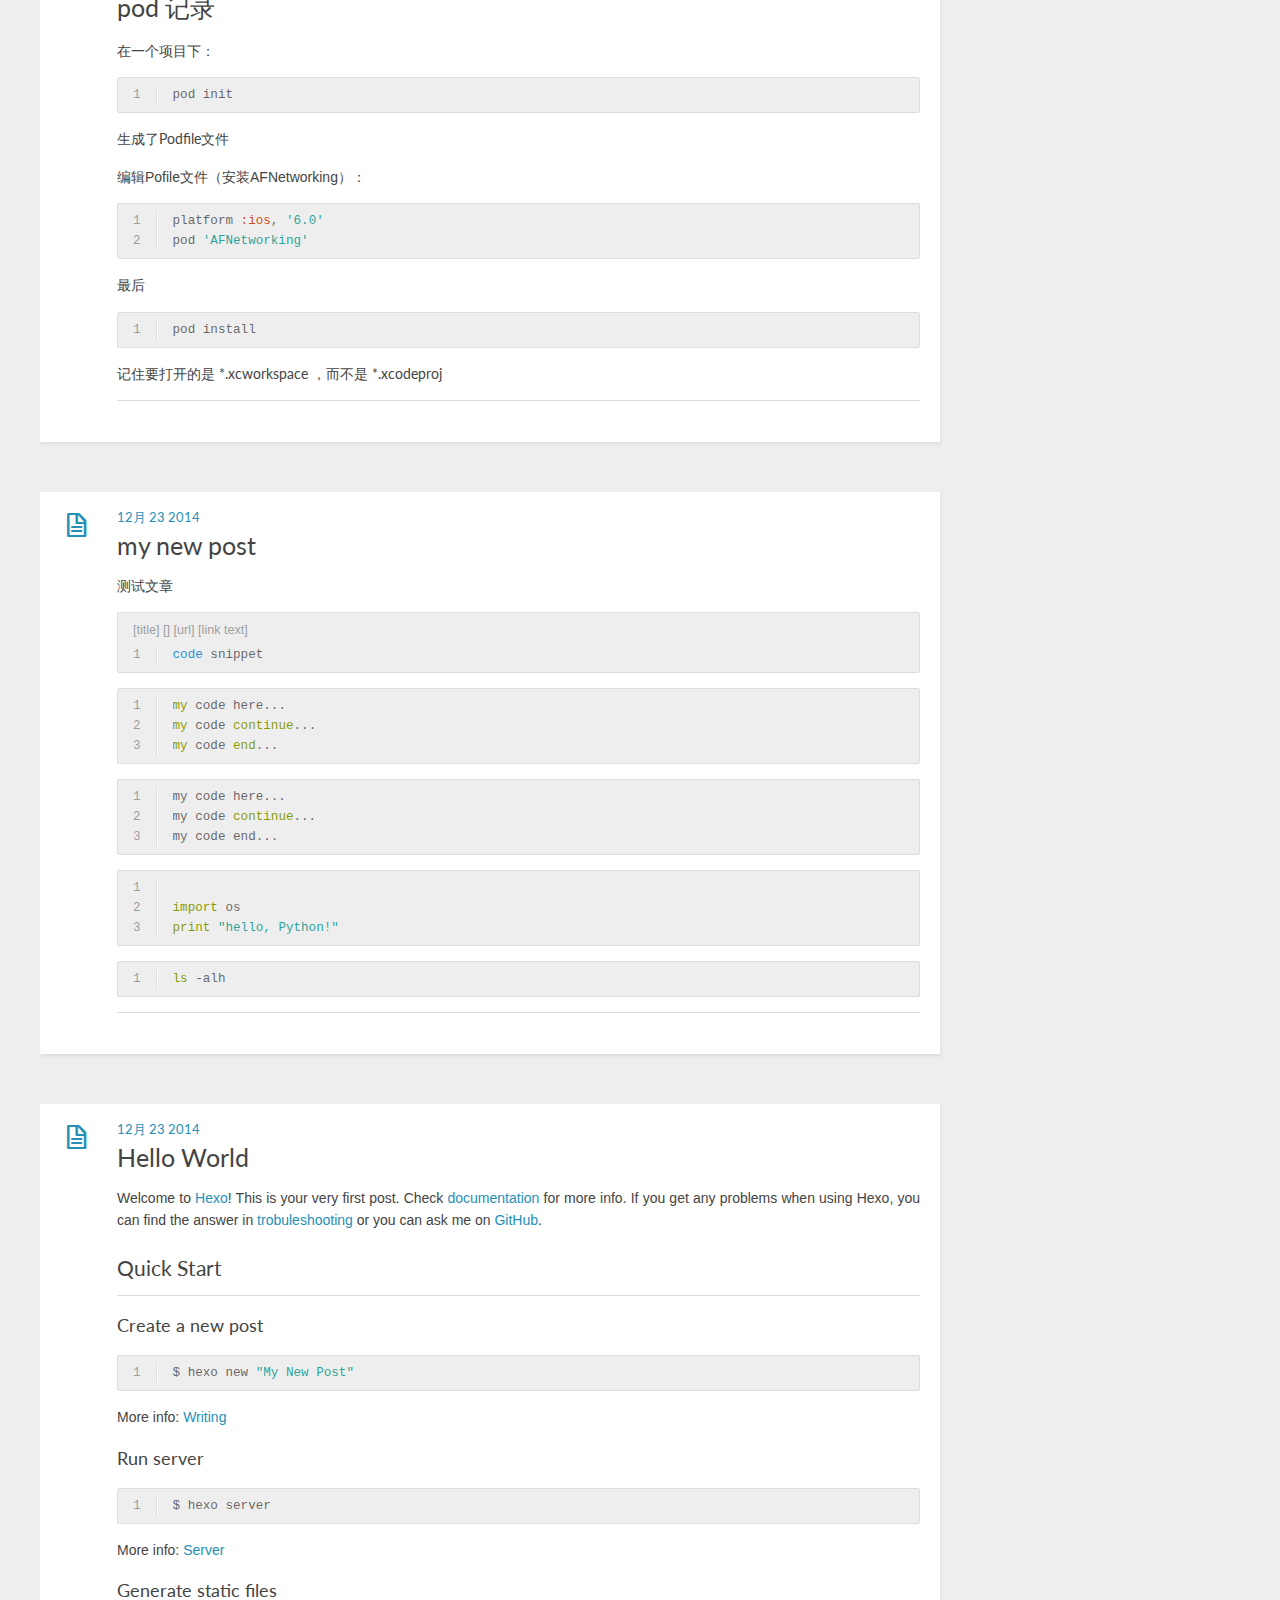
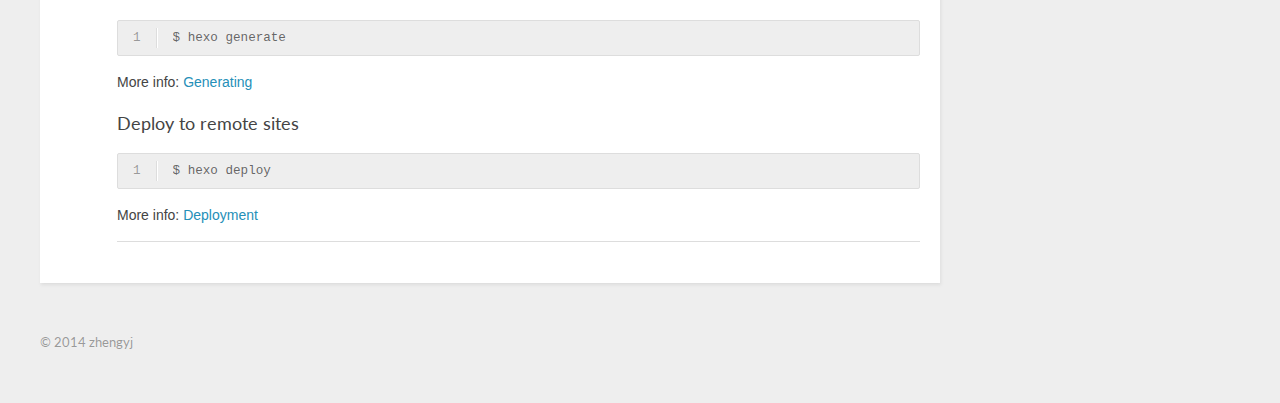
<file: archives/2014/12/index.html>
<!DOCTYPE HTML>
<html>
<head>
  <meta charset="utf-8">
  
  <title>归档：2014/12 | style</title>
  <meta name="author" content="zhengyj">
  
  
  <meta name="viewport" content="width=device-width, initial-scale=1, maximum-scale=1">

  
  <meta property="og:site_name" content="style"/>

  
    <meta property="og:image" content="undefined"/>
  

  <link href="/favicon.png" rel="icon">
  <link rel="alternate" href="/atom.xml" title="style" type="application/atom+xml">
  <link rel="stylesheet" href="/css/style.css" media="screen" type="text/css">
  <!--[if lt IE 9]><script src="//html5shiv.googlecode.com/svn/trunk/html5.js"></script><![endif]-->
  

</head>


<body>
  <header id="header" class="inner"><div class="alignleft">
  <h1><a href="/">style</a></h1>
  <h2><a href="/">一步一步来</a></h2>
</div>
<nav id="main-nav" class="alignright">
  <ul>
    
      <li><a href="/">Home</a></li>
    
      <li><a href="/archives">Archives</a></li>
    
      <li><a href="/about">About</a></li>
    
      <li><a href="/atom.xml">Rss</a></li>
    
  </ul>
  <div class="clearfix"></div>
</nav>
<div class="clearfix"></div></header>
  <div id="content" class="inner">
    <div id="main-col" class="alignleft"><div id="wrapper">
<h2 class="archive-title">2014/12</h2>


  
    <article class="post">
  
  <div class="post-content">
    <header>
      
        <div class="icon"></div>
        <time datetime="2014-12-25T14:09:17.000Z"><a href="/2014/12/25/ReactiveCocoa上手测试/">12月 25 2014</a></time>
      
      
  
    <h1 class="title"><a href="/2014/12/25/ReactiveCocoa上手测试/"></a></h1>
  

    </header>
    <div class="entry">
      
        <p>title: ReactiveCocoa上手测试<br>date: 2014-12-25 09:05:21<br>tags:</p>
<ul>
<li>iOS<br>categories:编程</li>
</ul>
<hr>
<h5 id="场景一">场景一</h5>
<p>比如有一个属性为 username 的字符串，我需要随时监听 username 字符的变化，可以如下：</p>
<figure class="highlight"><table><tr><td class="gutter"><pre><div class="line">1</div><div class="line">2</div><div class="line">3</div></pre></td><td class="code"><pre><div class="line">[RACObserve(<span class="keyword">self</span>, username) subscribeNext:^(<span class="keyword">id</span> x) {</div><div class="line">    <span class="built_in">NSLog</span>(<span class="string">@"username:%@"</span>,<span class="keyword">self</span><span class="variable">.username</span>);</div><div class="line">}];</div></pre></td></tr></table></figure>

<h6 id="场景二">场景二</h6>
<p>现在比如有一个登陆界面，界面上有如下属性：</p>
<figure class="highlight PHP"><table><tr><td class="gutter"><pre><div class="line">1</div><div class="line">2</div><div class="line">3</div><div class="line">4</div><div class="line">5</div><div class="line">6</div></pre></td><td class="code"><pre><div class="line"><span class="comment">///用户名输入框</span></div><div class="line">@property (strong, nonatomic) UITextField *usernameTextField;</div><div class="line"><span class="comment">///密码输入框</span></div><div class="line">@property (strong, nonatomic) UITextField *passwordTextField;</div><div class="line"><span class="comment">///登陆按钮</span></div><div class="line">@property (strong, nonatomic) UIButton *loginButton;</div></pre></td></tr></table></figure>

      
    </div>
    <footer>
      
        
        
      
      <div class="clearfix"></div>
    </footer>
  </div>
</article>







  
    <article class="post">
  
  <div class="post-content">
    <header>
      
        <div class="icon"></div>
        <time datetime="2014-12-25T01:05:21.000Z"><a href="/2014/12/25/2014年12月25日21-58-57/">12月 25 2014</a></time>
      
      
  
    <h1 class="title"><a href="/2014/12/25/2014年12月25日21-58-57/">ReactiveCocoa上手测试</a></h1>
  

    </header>
    <div class="entry">
      
        <h5 id="场景一">场景一</h5>
<p>比如有一个属性为 username 的字符串，我需要随时监听 username 字符的变化，可以如下：</p>
<figure class="highlight"><table><tr><td class="gutter"><pre><div class="line">1</div><div class="line">2</div><div class="line">3</div></pre></td><td class="code"><pre><div class="line">[RACObserve(<span class="keyword">self</span>, username) subscribeNext:^(<span class="keyword">id</span> x) {</div><div class="line">    <span class="built_in">NSLog</span>(<span class="string">@"username:%@"</span>,<span class="keyword">self</span><span class="variable">.username</span>);</div><div class="line">}];</div></pre></td></tr></table></figure>

<h6 id="场景二">场景二</h6>
<p>现在比如有一个登陆界面，界面上有如下属性：</p>
<p>.. code-block:: identifier<br>    :classprefix: pgcss<br>    :linenos: table<br>    :linenostart: 153</p>
<pre><code><span class="comment">///用户名输入框</span>
<span class="keyword">@property</span> (<span class="keyword">strong</span>, <span class="keyword">nonatomic</span>) UITextField *usernameTextField;
<span class="comment">///密码输入框</span>
<span class="keyword">@property</span> (<span class="keyword">strong</span>, <span class="keyword">nonatomic</span>) UITextField *passwordTextField;
<span class="comment">///登陆按钮</span>
<span class="keyword">@property</span> (<span class="keyword">strong</span>, <span class="keyword">nonatomic</span>) <span class="built_in">UIButton</span> *loginButton;
</code></pre>
      
    </div>
    <footer>
      
        
        
      
      <div class="clearfix"></div>
    </footer>
  </div>
</article>







  
    <article class="post">
  
  <div class="post-content">
    <header>
      
        <div class="icon"></div>
        <time datetime="2014-12-24T11:15:20.000Z"><a href="/2014/12/24/pod-记录/">12月 24 2014</a></time>
      
      
  
    <h1 class="title"><a href="/2014/12/24/pod-记录/">pod 记录</a></h1>
  

    </header>
    <div class="entry">
      
        <h4 id="在一个项目下：">在一个项目下：</h4>
<figure class="highlight bash"><table><tr><td class="gutter"><pre><div class="line">1</div></pre></td><td class="code"><pre><div class="line">pod init</div></pre></td></tr></table></figure>

<h4 id="生成了Podfile文件">生成了Podfile文件</h4>
<p>编辑Pofile文件（安装AFNetworking）：</p>
<figure class="highlight"><table><tr><td class="gutter"><pre><div class="line">1</div><div class="line">2</div></pre></td><td class="code"><pre><div class="line">platform <span class="symbol">:ios</span>, <span class="string">'6.0'</span></div><div class="line">pod <span class="string">'AFNetworking'</span></div></pre></td></tr></table></figure>

<h4 id="最后">最后</h4>
<figure class="highlight bash"><table><tr><td class="gutter"><pre><div class="line">1</div></pre></td><td class="code"><pre><div class="line">pod install</div></pre></td></tr></table></figure>

<h4 id="记住要打开的是_*-xcworkspace_，而不是_*-xcodeproj">记住要打开的是 *.xcworkspace ，而不是 *.xcodeproj</h4>

      
    </div>
    <footer>
      
        
        
      
      <div class="clearfix"></div>
    </footer>
  </div>
</article>







  
    <article class="post">
  
  <div class="post-content">
    <header>
      
        <div class="icon"></div>
        <time datetime="2014-12-23T09:57:30.000Z"><a href="/2014/12/23/my-new-post/">12月 23 2014</a></time>
      
      
  
    <h1 class="title"><a href="/2014/12/23/my-new-post/">my new post</a></h1>
  

    </header>
    <div class="entry">
      
        <p>测试文章</p>
<figure class="highlight language"><figcaption><span>[title] [] [url] [link text]</span></figcaption><table><tr><td class="gutter"><pre><div class="line">1</div></pre></td><td class="code"><pre><div class="line"><span class="title">code</span> snippet</div></pre></td></tr></table></figure>

<figure class="highlight"><table><tr><td class="gutter"><pre><div class="line">1</div><div class="line">2</div><div class="line">3</div></pre></td><td class="code"><pre><div class="line"><span class="keyword">my</span> code here...</div><div class="line"><span class="keyword">my</span> code <span class="keyword">continue</span>...</div><div class="line"><span class="keyword">my</span> code <span class="keyword">end</span>...</div></pre></td></tr></table></figure>

<figure class="highlight cpp"><table><tr><td class="gutter"><pre><div class="line">1</div><div class="line">2</div><div class="line">3</div></pre></td><td class="code"><pre><div class="line">my code here...  </div><div class="line">my code <span class="keyword">continue</span>...</div><div class="line">my code end...</div></pre></td></tr></table></figure>

<figure class="highlight python"><table><tr><td class="gutter"><pre><div class="line">1</div><div class="line">2</div><div class="line">3</div></pre></td><td class="code"><pre><div class="line"></div><div class="line"><span class="keyword">import</span> os</div><div class="line"><span class="keyword">print</span> <span class="string">"hello, Python!"</span></div></pre></td></tr></table></figure>

<figure class="highlight base"><table><tr><td class="gutter"><pre><div class="line">1</div></pre></td><td class="code"><pre><div class="line"><span class="keyword">ls</span> -alh</div></pre></td></tr></table></figure>



      
    </div>
    <footer>
      
        
        
      
      <div class="clearfix"></div>
    </footer>
  </div>
</article>







  
    <article class="post">
  
  <div class="post-content">
    <header>
      
        <div class="icon"></div>
        <time datetime="2014-12-23T09:17:30.000Z"><a href="/2014/12/23/hello-world/">12月 23 2014</a></time>
      
      
  
    <h1 class="title"><a href="/2014/12/23/hello-world/">Hello World</a></h1>
  

    </header>
    <div class="entry">
      
        <p>Welcome to <a href="http://hexo.io/" target="_blank" rel="external">Hexo</a>! This is your very first post. Check <a href="http://hexo.io/docs/" target="_blank" rel="external">documentation</a> for more info. If you get any problems when using Hexo, you can find the answer in <a href="http://hexo.io/docs/troubleshooting.html" target="_blank" rel="external">trobuleshooting</a> or you can ask me on <a href="https://github.com/hexojs/hexo/issues" target="_blank" rel="external">GitHub</a>.</p>
<h2 id="Quick_Start">Quick Start</h2>
<h3 id="Create_a_new_post">Create a new post</h3>
<figure class="highlight bash"><table><tr><td class="gutter"><pre><div class="line">1</div></pre></td><td class="code"><pre><div class="line">$ hexo new <span class="string">"My New Post"</span></div></pre></td></tr></table></figure>

<p>More info: <a href="http://hexo.io/docs/writing.html" target="_blank" rel="external">Writing</a></p>
<h3 id="Run_server">Run server</h3>
<figure class="highlight bash"><table><tr><td class="gutter"><pre><div class="line">1</div></pre></td><td class="code"><pre><div class="line">$ hexo server</div></pre></td></tr></table></figure>

<p>More info: <a href="http://hexo.io/docs/server.html" target="_blank" rel="external">Server</a></p>
<h3 id="Generate_static_files">Generate static files</h3>
<figure class="highlight bash"><table><tr><td class="gutter"><pre><div class="line">1</div></pre></td><td class="code"><pre><div class="line">$ hexo generate</div></pre></td></tr></table></figure>

<p>More info: <a href="http://hexo.io/docs/generating.html" target="_blank" rel="external">Generating</a></p>
<h3 id="Deploy_to_remote_sites">Deploy to remote sites</h3>
<figure class="highlight bash"><table><tr><td class="gutter"><pre><div class="line">1</div></pre></td><td class="code"><pre><div class="line">$ hexo deploy</div></pre></td></tr></table></figure>

<p>More info: <a href="http://hexo.io/docs/deployment.html" target="_blank" rel="external">Deployment</a></p>

      
    </div>
    <footer>
      
        
        
      
      <div class="clearfix"></div>
    </footer>
  </div>
</article>







  

  <nav id="pagination">
  
  
  <div class="clearfix"></div>
</nav>
</div></div>
    <aside id="sidebar" class="alignright">
  <div class="search">
  <form action="//baidu.com/baidu" method="get" accept-charset="utf-8">
    <input type="search" name="word" results="0" placeholder="搜索">
    <input type="hidden" name="si" value="style513.github.io">
    <input name=tn type=hidden value="bds">
	<input name=cl type=hidden value="3">
	<input name=ct type=hidden value="2097152">
	<input name=s type=hidden value="on">
  </form>
</div>

  

  
</aside>
    <div class="clearfix"></div>
  </div>
  <footer id="footer" class="inner"><div class="alignleft">
  
  &copy; 2014 zhengyj
  
</div>
<div class="clearfix"></div></footer>
  <script src="//ajax.googleapis.com/ajax/libs/jquery/2.0.3/jquery.min.js"></script>
<script src="/js/jquery.imagesloaded.min.js"></script>
<script src="/js/gallery.js"></script>




<link rel="stylesheet" href="/fancybox/jquery.fancybox.css" media="screen" type="text/css">
<script src="/fancybox/jquery.fancybox.pack.js"></script>
<script type="text/javascript">
(function($){
  $('.fancybox').fancybox();
})(jQuery);
<script type="text/javascript">
function addBlankTargetForLinks () {
          $('a[href^="http"]').each(function(){
                          $(this).attr('target', '_blank');
                              });
}

$(document).bind('DOMNodeInserted', function(event) {
            addBlankTargetForLinks();
});
</script>
</script>


</body>
</html>
</file>
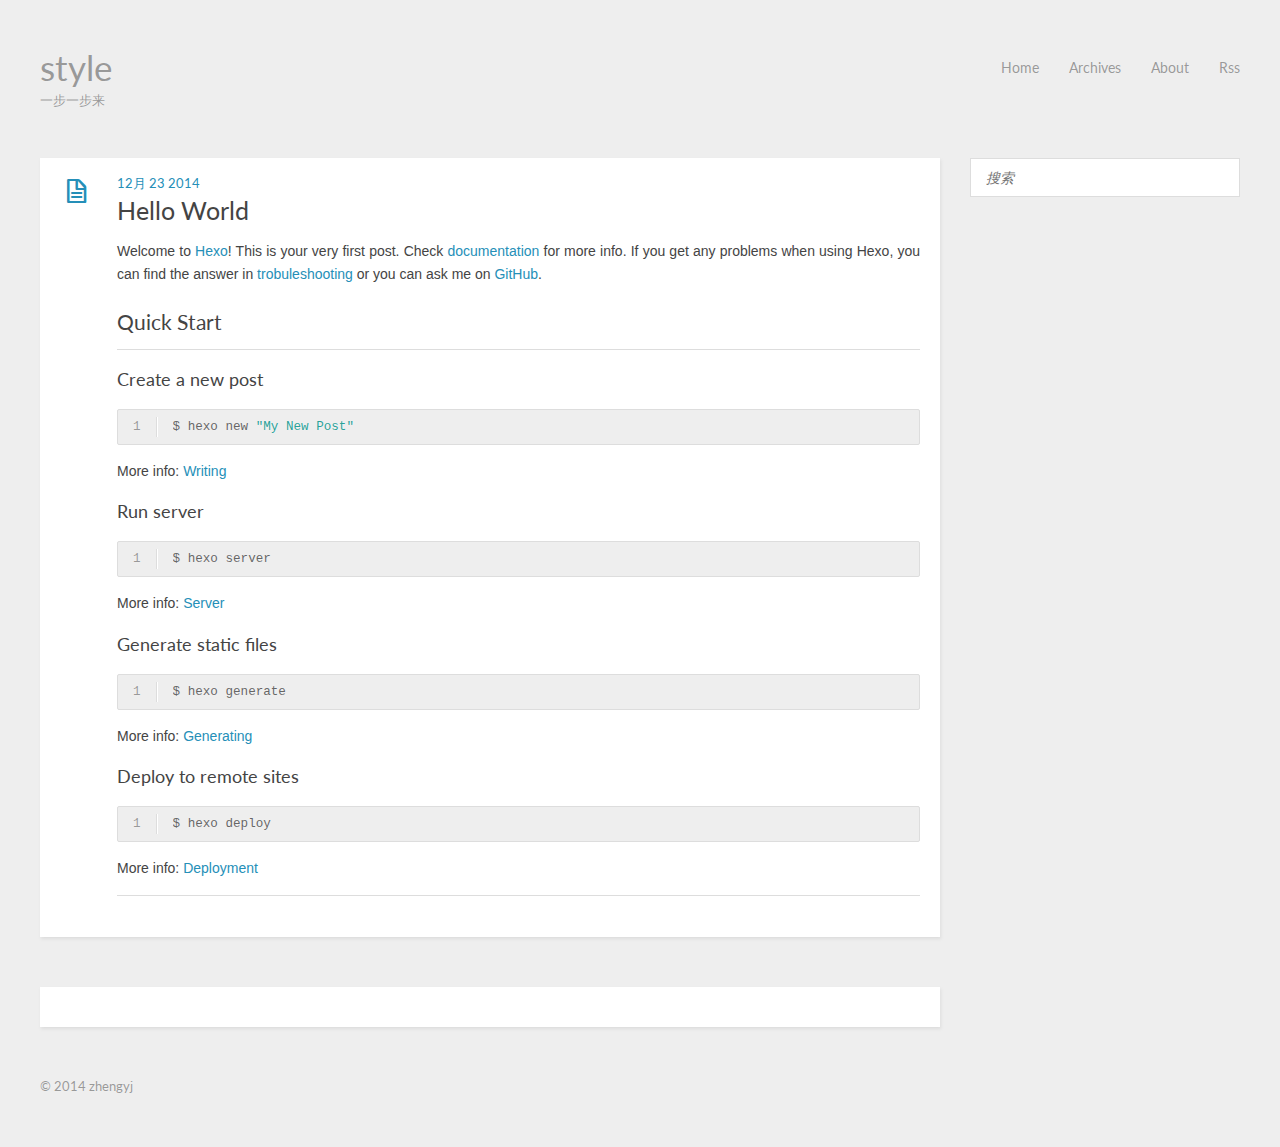
<file: 2014/12/23/hello-world/index.html>
<!DOCTYPE HTML>
<html>
<head>
  <meta charset="utf-8">
  
  <title>Hello World | style</title>
  <meta name="author" content="zhengyj">
  
  <meta name="description" content="Welcome to Hexo! This is your very first post. Check documentation for more info. If you get any problems when using Hexo, you can find the answer in ">
  
  
  <meta name="viewport" content="width=device-width, initial-scale=1, maximum-scale=1">

  <meta property="og:title" content="Hello World"/>
  <meta property="og:site_name" content="style"/>

  
    <meta property="og:image" content="undefined"/>
  

  <link href="/favicon.png" rel="icon">
  <link rel="alternate" href="/atom.xml" title="style" type="application/atom+xml">
  <link rel="stylesheet" href="/css/style.css" media="screen" type="text/css">
  <!--[if lt IE 9]><script src="//html5shiv.googlecode.com/svn/trunk/html5.js"></script><![endif]-->
  

</head>


<body>
  <header id="header" class="inner"><div class="alignleft">
  <h1><a href="/">style</a></h1>
  <h2><a href="/">一步一步来</a></h2>
</div>
<nav id="main-nav" class="alignright">
  <ul>
    
      <li><a href="/">Home</a></li>
    
      <li><a href="/archives">Archives</a></li>
    
      <li><a href="/about">About</a></li>
    
      <li><a href="/atom.xml">Rss</a></li>
    
  </ul>
  <div class="clearfix"></div>
</nav>
<div class="clearfix"></div></header>
  <div id="content" class="inner">
    <div id="main-col" class="alignleft"><div id="wrapper"><article class="post">
  
  <div class="post-content">
    <header>
      
        <div class="icon"></div>
        <time datetime="2014-12-23T09:17:30.000Z"><a href="/2014/12/23/hello-world/">12月 23 2014</a></time>
      
      
  
    <h1 class="title">Hello World</h1>
  

    </header>
    <div class="entry">
      
        <p>Welcome to <a href="http://hexo.io/" target="_blank" rel="external">Hexo</a>! This is your very first post. Check <a href="http://hexo.io/docs/" target="_blank" rel="external">documentation</a> for more info. If you get any problems when using Hexo, you can find the answer in <a href="http://hexo.io/docs/troubleshooting.html" target="_blank" rel="external">trobuleshooting</a> or you can ask me on <a href="https://github.com/hexojs/hexo/issues" target="_blank" rel="external">GitHub</a>.</p>
<h2 id="Quick_Start">Quick Start</h2>
<h3 id="Create_a_new_post">Create a new post</h3>
<figure class="highlight bash"><table><tr><td class="gutter"><pre><div class="line">1</div></pre></td><td class="code"><pre><div class="line">$ hexo new <span class="string">"My New Post"</span></div></pre></td></tr></table></figure>

<p>More info: <a href="http://hexo.io/docs/writing.html" target="_blank" rel="external">Writing</a></p>
<h3 id="Run_server">Run server</h3>
<figure class="highlight bash"><table><tr><td class="gutter"><pre><div class="line">1</div></pre></td><td class="code"><pre><div class="line">$ hexo server</div></pre></td></tr></table></figure>

<p>More info: <a href="http://hexo.io/docs/server.html" target="_blank" rel="external">Server</a></p>
<h3 id="Generate_static_files">Generate static files</h3>
<figure class="highlight bash"><table><tr><td class="gutter"><pre><div class="line">1</div></pre></td><td class="code"><pre><div class="line">$ hexo generate</div></pre></td></tr></table></figure>

<p>More info: <a href="http://hexo.io/docs/generating.html" target="_blank" rel="external">Generating</a></p>
<h3 id="Deploy_to_remote_sites">Deploy to remote sites</h3>
<figure class="highlight bash"><table><tr><td class="gutter"><pre><div class="line">1</div></pre></td><td class="code"><pre><div class="line">$ hexo deploy</div></pre></td></tr></table></figure>

<p>More info: <a href="http://hexo.io/docs/deployment.html" target="_blank" rel="external">Deployment</a></p>

      
    </div>
    <footer>
      
        
        
        
  <div class="addthis addthis_toolbox addthis_default_style">
    
      <a class="addthis_button_facebook_like" fb:like:layout="button_count"></a>
    
    
      <a class="addthis_button_tweet"></a>
    
    
      <a class="addthis_button_google_plusone" g:plusone:size="medium"></a>
    
    
      <a class="addthis_button_pinterest_pinit" pi:pinit:layout="horizontal"></a>
    
    <a class="addthis_counter addthis_pill_style"></a>
  </div>
  <script type="text/javascript" src="//s7.addthis.com/js/300/addthis_widget.js"></script>

      
      <div class="clearfix"></div>
    </footer>
  </div>
</article>






<section id="comment">
<!-- 多说评论框 start -->
	<div class="ds-thread" data-thread-key=2014/12/23/hello-world/ data-title=Hello World data-url= http://style513.github.io/2014/12/23/hello-world/来></div>
<!-- 多说评论框 end -->
<!-- 多说公共JS代码 start (一个网页只需插入一次) -->
<script type="text/javascript">
var duoshuoQuery = {short_name:"style513"};
	(function() {
		var ds = document.createElement('script');
		ds.type = 'text/javascript';ds.async = true;
		ds.src = (document.location.protocol == 'https:' ? 'https:' : 'http:') + '//static.duoshuo.com/embed.js';
		ds.charset = 'UTF-8';
		(document.getElementsByTagName('head')[0] 
		 || document.getElementsByTagName('body')[0]).appendChild(ds);
	})();
	</script>
<!-- 多说公共JS代码 end -->

</section>

</div></div>
    <aside id="sidebar" class="alignright">
  <div class="search">
  <form action="//baidu.com/baidu" method="get" accept-charset="utf-8">
    <input type="search" name="word" results="0" placeholder="搜索">
    <input type="hidden" name="si" value="style513.github.io">
    <input name=tn type=hidden value="bds">
	<input name=cl type=hidden value="3">
	<input name=ct type=hidden value="2097152">
	<input name=s type=hidden value="on">
  </form>
</div>

  

  
</aside>
    <div class="clearfix"></div>
  </div>
  <footer id="footer" class="inner"><div class="alignleft">
  
  &copy; 2014 zhengyj
  
</div>
<div class="clearfix"></div></footer>
  <script src="//ajax.googleapis.com/ajax/libs/jquery/2.0.3/jquery.min.js"></script>
<script src="/js/jquery.imagesloaded.min.js"></script>
<script src="/js/gallery.js"></script>




<link rel="stylesheet" href="/fancybox/jquery.fancybox.css" media="screen" type="text/css">
<script src="/fancybox/jquery.fancybox.pack.js"></script>
<script type="text/javascript">
(function($){
  $('.fancybox').fancybox();
})(jQuery);
<script type="text/javascript">
function addBlankTargetForLinks () {
          $('a[href^="http"]').each(function(){
                          $(this).attr('target', '_blank');
                              });
}

$(document).bind('DOMNodeInserted', function(event) {
            addBlankTargetForLinks();
});
</script>
</script>


</body>
</html>
</file>
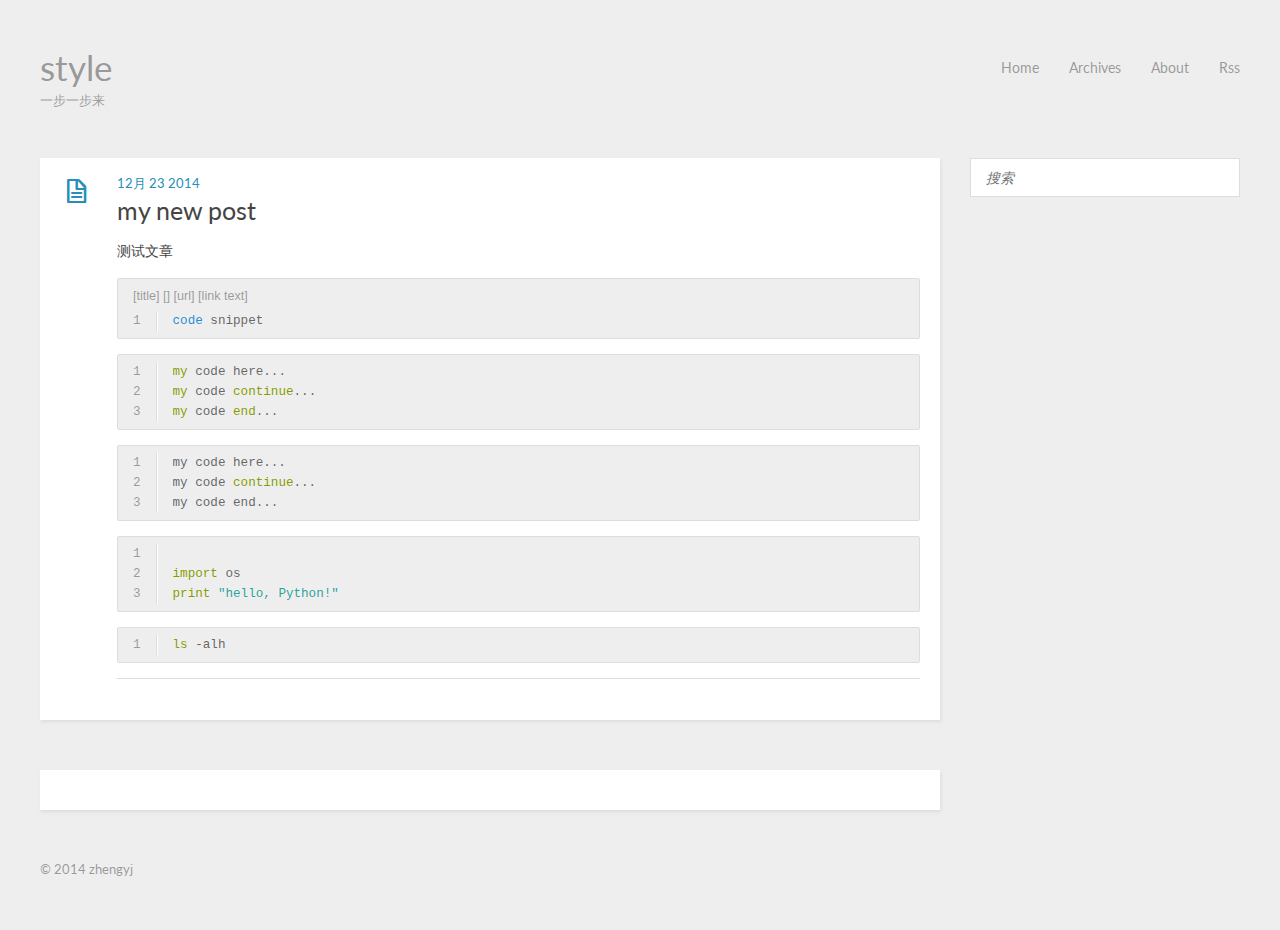
<file: 2014/12/23/my-new-post/index.html>
<!DOCTYPE HTML>
<html>
<head>
  <meta charset="utf-8">
  
  <title>my new post | style</title>
  <meta name="author" content="zhengyj">
  
  <meta name="description" content="测试文章
[title] [] [url] [link text]1code snippet

123my code here...my code continue...my code end...

123my code here...  my code continue...my code en">
  
  
  <meta name="viewport" content="width=device-width, initial-scale=1, maximum-scale=1">

  <meta property="og:title" content="my new post"/>
  <meta property="og:site_name" content="style"/>

  
    <meta property="og:image" content="undefined"/>
  

  <link href="/favicon.png" rel="icon">
  <link rel="alternate" href="/atom.xml" title="style" type="application/atom+xml">
  <link rel="stylesheet" href="/css/style.css" media="screen" type="text/css">
  <!--[if lt IE 9]><script src="//html5shiv.googlecode.com/svn/trunk/html5.js"></script><![endif]-->
  

</head>


<body>
  <header id="header" class="inner"><div class="alignleft">
  <h1><a href="/">style</a></h1>
  <h2><a href="/">一步一步来</a></h2>
</div>
<nav id="main-nav" class="alignright">
  <ul>
    
      <li><a href="/">Home</a></li>
    
      <li><a href="/archives">Archives</a></li>
    
      <li><a href="/about">About</a></li>
    
      <li><a href="/atom.xml">Rss</a></li>
    
  </ul>
  <div class="clearfix"></div>
</nav>
<div class="clearfix"></div></header>
  <div id="content" class="inner">
    <div id="main-col" class="alignleft"><div id="wrapper"><article class="post">
  
  <div class="post-content">
    <header>
      
        <div class="icon"></div>
        <time datetime="2014-12-23T09:57:30.000Z"><a href="/2014/12/23/my-new-post/">12月 23 2014</a></time>
      
      
  
    <h1 class="title">my new post</h1>
  

    </header>
    <div class="entry">
      
        <p>测试文章</p>
<figure class="highlight language"><figcaption><span>[title] [] [url] [link text]</span></figcaption><table><tr><td class="gutter"><pre><div class="line">1</div></pre></td><td class="code"><pre><div class="line"><span class="title">code</span> snippet</div></pre></td></tr></table></figure>

<figure class="highlight"><table><tr><td class="gutter"><pre><div class="line">1</div><div class="line">2</div><div class="line">3</div></pre></td><td class="code"><pre><div class="line"><span class="keyword">my</span> code here...</div><div class="line"><span class="keyword">my</span> code <span class="keyword">continue</span>...</div><div class="line"><span class="keyword">my</span> code <span class="keyword">end</span>...</div></pre></td></tr></table></figure>

<figure class="highlight cpp"><table><tr><td class="gutter"><pre><div class="line">1</div><div class="line">2</div><div class="line">3</div></pre></td><td class="code"><pre><div class="line">my code here...  </div><div class="line">my code <span class="keyword">continue</span>...</div><div class="line">my code end...</div></pre></td></tr></table></figure>

<figure class="highlight python"><table><tr><td class="gutter"><pre><div class="line">1</div><div class="line">2</div><div class="line">3</div></pre></td><td class="code"><pre><div class="line"></div><div class="line"><span class="keyword">import</span> os</div><div class="line"><span class="keyword">print</span> <span class="string">"hello, Python!"</span></div></pre></td></tr></table></figure>

<figure class="highlight base"><table><tr><td class="gutter"><pre><div class="line">1</div></pre></td><td class="code"><pre><div class="line"><span class="keyword">ls</span> -alh</div></pre></td></tr></table></figure>



      
    </div>
    <footer>
      
        
        
        
  <div class="addthis addthis_toolbox addthis_default_style">
    
      <a class="addthis_button_facebook_like" fb:like:layout="button_count"></a>
    
    
      <a class="addthis_button_tweet"></a>
    
    
      <a class="addthis_button_google_plusone" g:plusone:size="medium"></a>
    
    
      <a class="addthis_button_pinterest_pinit" pi:pinit:layout="horizontal"></a>
    
    <a class="addthis_counter addthis_pill_style"></a>
  </div>
  <script type="text/javascript" src="//s7.addthis.com/js/300/addthis_widget.js"></script>

      
      <div class="clearfix"></div>
    </footer>
  </div>
</article>






<section id="comment">
<!-- 多说评论框 start -->
	<div class="ds-thread" data-thread-key=2014/12/23/my-new-post/ data-title=my new post data-url= http://style513.github.io/2014/12/23/my-new-post/来></div>
<!-- 多说评论框 end -->
<!-- 多说公共JS代码 start (一个网页只需插入一次) -->
<script type="text/javascript">
var duoshuoQuery = {short_name:"style513"};
	(function() {
		var ds = document.createElement('script');
		ds.type = 'text/javascript';ds.async = true;
		ds.src = (document.location.protocol == 'https:' ? 'https:' : 'http:') + '//static.duoshuo.com/embed.js';
		ds.charset = 'UTF-8';
		(document.getElementsByTagName('head')[0] 
		 || document.getElementsByTagName('body')[0]).appendChild(ds);
	})();
	</script>
<!-- 多说公共JS代码 end -->

</section>

</div></div>
    <aside id="sidebar" class="alignright">
  <div class="search">
  <form action="//baidu.com/baidu" method="get" accept-charset="utf-8">
    <input type="search" name="word" results="0" placeholder="搜索">
    <input type="hidden" name="si" value="style513.github.io">
    <input name=tn type=hidden value="bds">
	<input name=cl type=hidden value="3">
	<input name=ct type=hidden value="2097152">
	<input name=s type=hidden value="on">
  </form>
</div>

  

  
</aside>
    <div class="clearfix"></div>
  </div>
  <footer id="footer" class="inner"><div class="alignleft">
  
  &copy; 2014 zhengyj
  
</div>
<div class="clearfix"></div></footer>
  <script src="//ajax.googleapis.com/ajax/libs/jquery/2.0.3/jquery.min.js"></script>
<script src="/js/jquery.imagesloaded.min.js"></script>
<script src="/js/gallery.js"></script>




<link rel="stylesheet" href="/fancybox/jquery.fancybox.css" media="screen" type="text/css">
<script src="/fancybox/jquery.fancybox.pack.js"></script>
<script type="text/javascript">
(function($){
  $('.fancybox').fancybox();
})(jQuery);
<script type="text/javascript">
function addBlankTargetForLinks () {
          $('a[href^="http"]').each(function(){
                          $(this).attr('target', '_blank');
                              });
}

$(document).bind('DOMNodeInserted', function(event) {
            addBlankTargetForLinks();
});
</script>
</script>


</body>
</html>
</file>
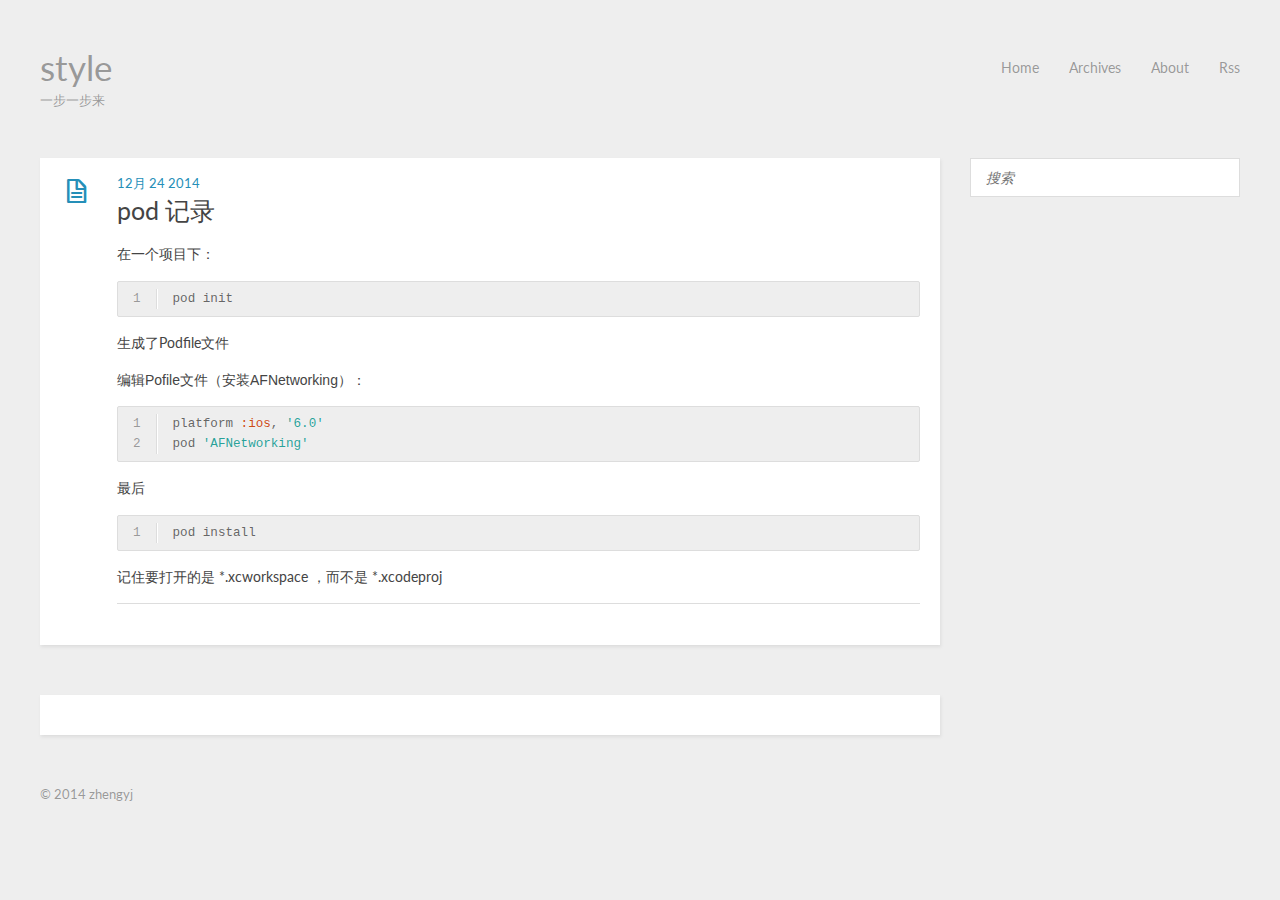
<file: 2014/12/24/pod-记录/index.html>
<!DOCTYPE HTML>
<html>
<head>
  <meta charset="utf-8">
  
  <title>pod 记录 | style</title>
  <meta name="author" content="zhengyj">
  
  <meta name="description" content="在一个项目下：
1pod init

生成了Podfile文件
编辑Pofile文件（安装AFNetworking）：
12platform :ios, &#39;6.0&#39;pod &#39;AFNetworking&#39;

最后
1pod install

记住要打开的是 *.xcworkspace ，而不是 *.xc">
  
  
  <meta name="viewport" content="width=device-width, initial-scale=1, maximum-scale=1">

  <meta property="og:title" content="pod 记录"/>
  <meta property="og:site_name" content="style"/>

  
    <meta property="og:image" content="undefined"/>
  

  <link href="/favicon.png" rel="icon">
  <link rel="alternate" href="/atom.xml" title="style" type="application/atom+xml">
  <link rel="stylesheet" href="/css/style.css" media="screen" type="text/css">
  <!--[if lt IE 9]><script src="//html5shiv.googlecode.com/svn/trunk/html5.js"></script><![endif]-->
  

</head>


<body>
  <header id="header" class="inner"><div class="alignleft">
  <h1><a href="/">style</a></h1>
  <h2><a href="/">一步一步来</a></h2>
</div>
<nav id="main-nav" class="alignright">
  <ul>
    
      <li><a href="/">Home</a></li>
    
      <li><a href="/archives">Archives</a></li>
    
      <li><a href="/about">About</a></li>
    
      <li><a href="/atom.xml">Rss</a></li>
    
  </ul>
  <div class="clearfix"></div>
</nav>
<div class="clearfix"></div></header>
  <div id="content" class="inner">
    <div id="main-col" class="alignleft"><div id="wrapper"><article class="post">
  
  <div class="post-content">
    <header>
      
        <div class="icon"></div>
        <time datetime="2014-12-24T11:15:20.000Z"><a href="/2014/12/24/pod-记录/">12月 24 2014</a></time>
      
      
  
    <h1 class="title">pod 记录</h1>
  

    </header>
    <div class="entry">
      
        <h4 id="在一个项目下：">在一个项目下：</h4>
<figure class="highlight bash"><table><tr><td class="gutter"><pre><div class="line">1</div></pre></td><td class="code"><pre><div class="line">pod init</div></pre></td></tr></table></figure>

<h4 id="生成了Podfile文件">生成了Podfile文件</h4>
<p>编辑Pofile文件（安装AFNetworking）：</p>
<figure class="highlight"><table><tr><td class="gutter"><pre><div class="line">1</div><div class="line">2</div></pre></td><td class="code"><pre><div class="line">platform <span class="symbol">:ios</span>, <span class="string">'6.0'</span></div><div class="line">pod <span class="string">'AFNetworking'</span></div></pre></td></tr></table></figure>

<h4 id="最后">最后</h4>
<figure class="highlight bash"><table><tr><td class="gutter"><pre><div class="line">1</div></pre></td><td class="code"><pre><div class="line">pod install</div></pre></td></tr></table></figure>

<h4 id="记住要打开的是_*-xcworkspace_，而不是_*-xcodeproj">记住要打开的是 *.xcworkspace ，而不是 *.xcodeproj</h4>

      
    </div>
    <footer>
      
        
        
        
  <div class="addthis addthis_toolbox addthis_default_style">
    
      <a class="addthis_button_facebook_like" fb:like:layout="button_count"></a>
    
    
      <a class="addthis_button_tweet"></a>
    
    
      <a class="addthis_button_google_plusone" g:plusone:size="medium"></a>
    
    
      <a class="addthis_button_pinterest_pinit" pi:pinit:layout="horizontal"></a>
    
    <a class="addthis_counter addthis_pill_style"></a>
  </div>
  <script type="text/javascript" src="//s7.addthis.com/js/300/addthis_widget.js"></script>

      
      <div class="clearfix"></div>
    </footer>
  </div>
</article>






<section id="comment">
<!-- 多说评论框 start -->
	<div class="ds-thread" data-thread-key=2014/12/24/pod-记录/ data-title=pod 记录 data-url= http://style513.github.io/2014/12/24/pod-记录/来></div>
<!-- 多说评论框 end -->
<!-- 多说公共JS代码 start (一个网页只需插入一次) -->
<script type="text/javascript">
var duoshuoQuery = {short_name:"style513"};
	(function() {
		var ds = document.createElement('script');
		ds.type = 'text/javascript';ds.async = true;
		ds.src = (document.location.protocol == 'https:' ? 'https:' : 'http:') + '//static.duoshuo.com/embed.js';
		ds.charset = 'UTF-8';
		(document.getElementsByTagName('head')[0] 
		 || document.getElementsByTagName('body')[0]).appendChild(ds);
	})();
	</script>
<!-- 多说公共JS代码 end -->

</section>

</div></div>
    <aside id="sidebar" class="alignright">
  <div class="search">
  <form action="//baidu.com/baidu" method="get" accept-charset="utf-8">
    <input type="search" name="word" results="0" placeholder="搜索">
    <input type="hidden" name="si" value="style513.github.io">
    <input name=tn type=hidden value="bds">
	<input name=cl type=hidden value="3">
	<input name=ct type=hidden value="2097152">
	<input name=s type=hidden value="on">
  </form>
</div>

  

  
</aside>
    <div class="clearfix"></div>
  </div>
  <footer id="footer" class="inner"><div class="alignleft">
  
  &copy; 2014 zhengyj
  
</div>
<div class="clearfix"></div></footer>
  <script src="//ajax.googleapis.com/ajax/libs/jquery/2.0.3/jquery.min.js"></script>
<script src="/js/jquery.imagesloaded.min.js"></script>
<script src="/js/gallery.js"></script>




<link rel="stylesheet" href="/fancybox/jquery.fancybox.css" media="screen" type="text/css">
<script src="/fancybox/jquery.fancybox.pack.js"></script>
<script type="text/javascript">
(function($){
  $('.fancybox').fancybox();
})(jQuery);
<script type="text/javascript">
function addBlankTargetForLinks () {
          $('a[href^="http"]').each(function(){
                          $(this).attr('target', '_blank');
                              });
}

$(document).bind('DOMNodeInserted', function(event) {
            addBlankTargetForLinks();
});
</script>
</script>


</body>
</html>
</file>
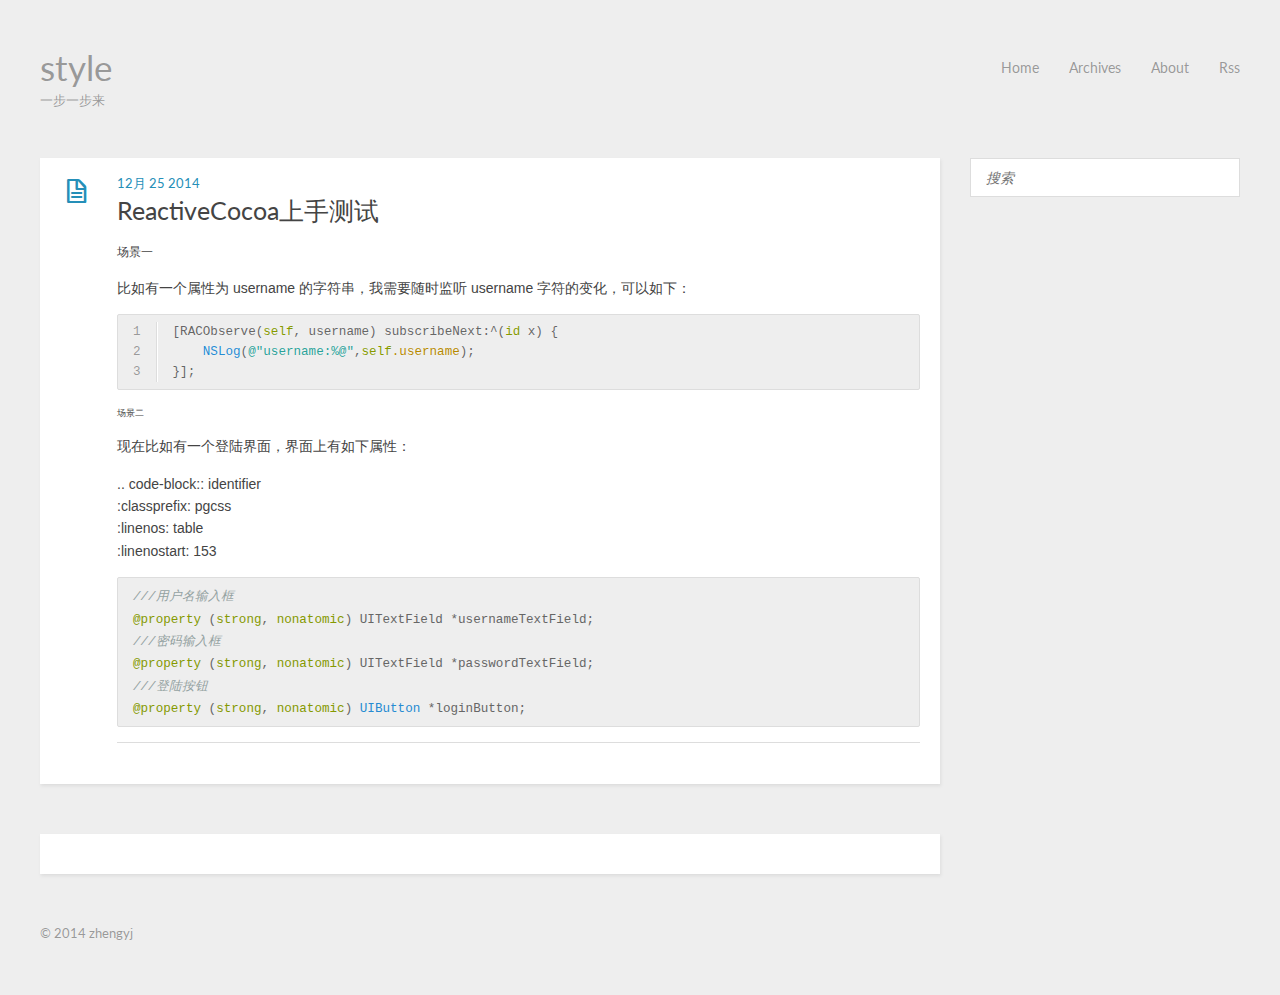
<file: 2014/12/25/2014年12月25日21-58-57/index.html>
<!DOCTYPE HTML>
<html>
<head>
  <meta charset="utf-8">
  
  <title>ReactiveCocoa上手测试 | style</title>
  <meta name="author" content="zhengyj">
  
  <meta name="description" content="场景一
比如有一个属性为 username 的字符串，我需要随时监听 username 字符的变化，可以如下：
123[RACObserve(self, username) subscribeNext:^(id x) {    NSLog(@&quot;username:%@&quot;,self.username);">
  
  
  <meta name="viewport" content="width=device-width, initial-scale=1, maximum-scale=1">

  <meta property="og:title" content="ReactiveCocoa上手测试"/>
  <meta property="og:site_name" content="style"/>

  
    <meta property="og:image" content="undefined"/>
  

  <link href="/favicon.png" rel="icon">
  <link rel="alternate" href="/atom.xml" title="style" type="application/atom+xml">
  <link rel="stylesheet" href="/css/style.css" media="screen" type="text/css">
  <!--[if lt IE 9]><script src="//html5shiv.googlecode.com/svn/trunk/html5.js"></script><![endif]-->
  

</head>


<body>
  <header id="header" class="inner"><div class="alignleft">
  <h1><a href="/">style</a></h1>
  <h2><a href="/">一步一步来</a></h2>
</div>
<nav id="main-nav" class="alignright">
  <ul>
    
      <li><a href="/">Home</a></li>
    
      <li><a href="/archives">Archives</a></li>
    
      <li><a href="/about">About</a></li>
    
      <li><a href="/atom.xml">Rss</a></li>
    
  </ul>
  <div class="clearfix"></div>
</nav>
<div class="clearfix"></div></header>
  <div id="content" class="inner">
    <div id="main-col" class="alignleft"><div id="wrapper"><article class="post">
  
  <div class="post-content">
    <header>
      
        <div class="icon"></div>
        <time datetime="2014-12-25T01:05:21.000Z"><a href="/2014/12/25/2014年12月25日21-58-57/">12月 25 2014</a></time>
      
      
  
    <h1 class="title">ReactiveCocoa上手测试</h1>
  

    </header>
    <div class="entry">
      
        <h5 id="场景一">场景一</h5>
<p>比如有一个属性为 username 的字符串，我需要随时监听 username 字符的变化，可以如下：</p>
<figure class="highlight"><table><tr><td class="gutter"><pre><div class="line">1</div><div class="line">2</div><div class="line">3</div></pre></td><td class="code"><pre><div class="line">[RACObserve(<span class="keyword">self</span>, username) subscribeNext:^(<span class="keyword">id</span> x) {</div><div class="line">    <span class="built_in">NSLog</span>(<span class="string">@"username:%@"</span>,<span class="keyword">self</span><span class="variable">.username</span>);</div><div class="line">}];</div></pre></td></tr></table></figure>

<h6 id="场景二">场景二</h6>
<p>现在比如有一个登陆界面，界面上有如下属性：</p>
<p>.. code-block:: identifier<br>    :classprefix: pgcss<br>    :linenos: table<br>    :linenostart: 153</p>
<pre><code><span class="comment">///用户名输入框</span>
<span class="keyword">@property</span> (<span class="keyword">strong</span>, <span class="keyword">nonatomic</span>) UITextField *usernameTextField;
<span class="comment">///密码输入框</span>
<span class="keyword">@property</span> (<span class="keyword">strong</span>, <span class="keyword">nonatomic</span>) UITextField *passwordTextField;
<span class="comment">///登陆按钮</span>
<span class="keyword">@property</span> (<span class="keyword">strong</span>, <span class="keyword">nonatomic</span>) <span class="built_in">UIButton</span> *loginButton;
</code></pre>
      
    </div>
    <footer>
      
        
        
        
  <div class="addthis addthis_toolbox addthis_default_style">
    
      <a class="addthis_button_facebook_like" fb:like:layout="button_count"></a>
    
    
      <a class="addthis_button_tweet"></a>
    
    
      <a class="addthis_button_google_plusone" g:plusone:size="medium"></a>
    
    
      <a class="addthis_button_pinterest_pinit" pi:pinit:layout="horizontal"></a>
    
    <a class="addthis_counter addthis_pill_style"></a>
  </div>
  <script type="text/javascript" src="//s7.addthis.com/js/300/addthis_widget.js"></script>

      
      <div class="clearfix"></div>
    </footer>
  </div>
</article>






<section id="comment">
<!-- 多说评论框 start -->
	<div class="ds-thread" data-thread-key=2014/12/25/2014年12月25日21-58-57/ data-title=ReactiveCocoa上手测试 data-url= http://style513.github.io/2014/12/25/2014年12月25日21-58-57/来></div>
<!-- 多说评论框 end -->
<!-- 多说公共JS代码 start (一个网页只需插入一次) -->
<script type="text/javascript">
var duoshuoQuery = {short_name:"style513"};
	(function() {
		var ds = document.createElement('script');
		ds.type = 'text/javascript';ds.async = true;
		ds.src = (document.location.protocol == 'https:' ? 'https:' : 'http:') + '//static.duoshuo.com/embed.js';
		ds.charset = 'UTF-8';
		(document.getElementsByTagName('head')[0] 
		 || document.getElementsByTagName('body')[0]).appendChild(ds);
	})();
	</script>
<!-- 多说公共JS代码 end -->

</section>

</div></div>
    <aside id="sidebar" class="alignright">
  <div class="search">
  <form action="//baidu.com/baidu" method="get" accept-charset="utf-8">
    <input type="search" name="word" results="0" placeholder="搜索">
    <input type="hidden" name="si" value="style513.github.io">
    <input name=tn type=hidden value="bds">
	<input name=cl type=hidden value="3">
	<input name=ct type=hidden value="2097152">
	<input name=s type=hidden value="on">
  </form>
</div>

  

  
</aside>
    <div class="clearfix"></div>
  </div>
  <footer id="footer" class="inner"><div class="alignleft">
  
  &copy; 2014 zhengyj
  
</div>
<div class="clearfix"></div></footer>
  <script src="//ajax.googleapis.com/ajax/libs/jquery/2.0.3/jquery.min.js"></script>
<script src="/js/jquery.imagesloaded.min.js"></script>
<script src="/js/gallery.js"></script>




<link rel="stylesheet" href="/fancybox/jquery.fancybox.css" media="screen" type="text/css">
<script src="/fancybox/jquery.fancybox.pack.js"></script>
<script type="text/javascript">
(function($){
  $('.fancybox').fancybox();
})(jQuery);
<script type="text/javascript">
function addBlankTargetForLinks () {
          $('a[href^="http"]').each(function(){
                          $(this).attr('target', '_blank');
                              });
}

$(document).bind('DOMNodeInserted', function(event) {
            addBlankTargetForLinks();
});
</script>
</script>


</body>
</html>
</file>
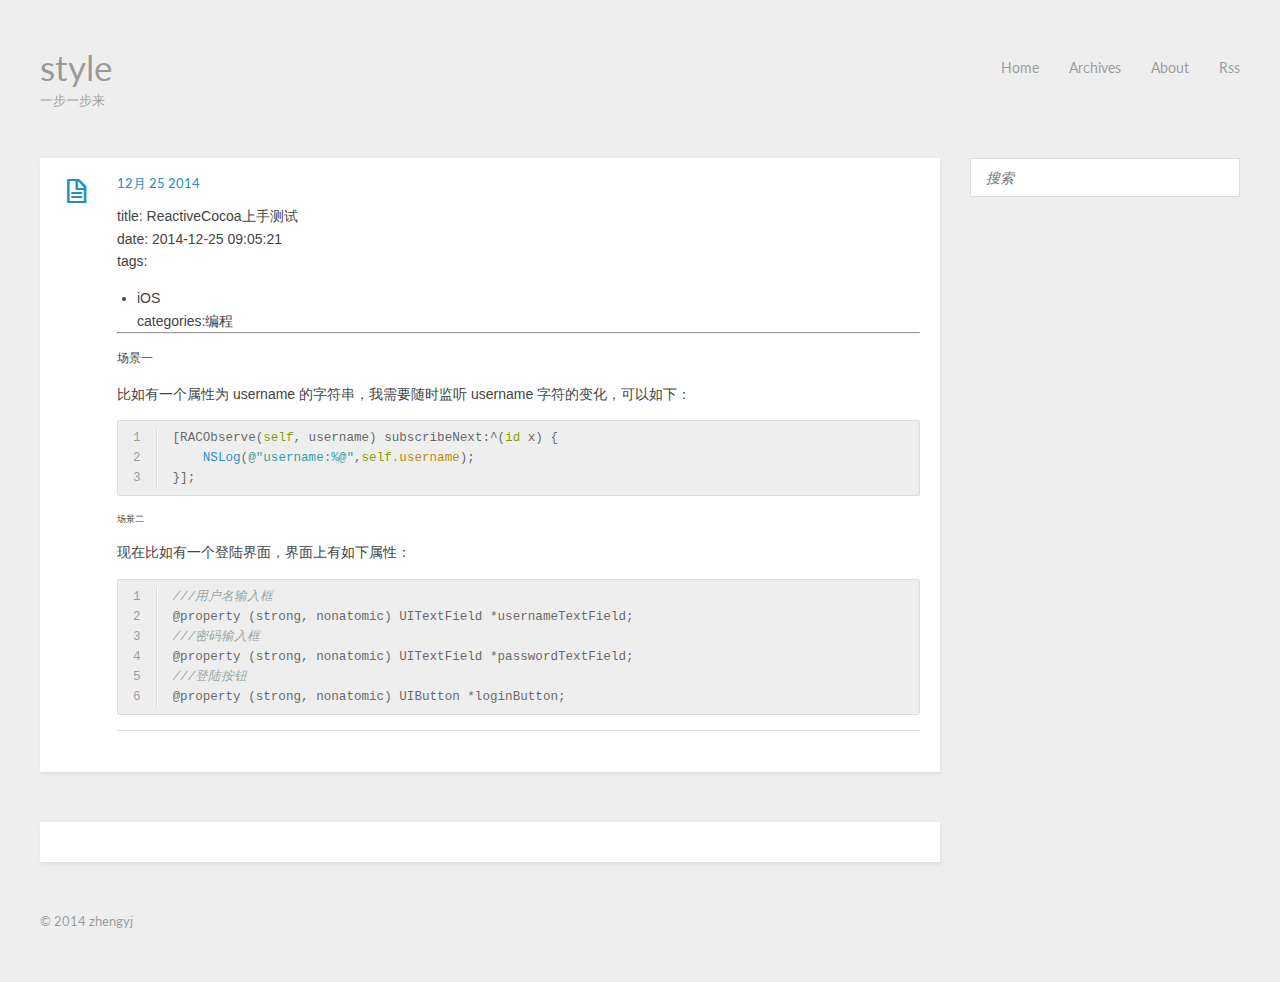
<file: 2014/12/25/ReactiveCocoa上手测试/index.html>
<!DOCTYPE HTML>
<html>
<head>
  <meta charset="utf-8">
  
  <title>style</title>
  <meta name="author" content="zhengyj">
  
  <meta name="description" content="title: ReactiveCocoa上手测试date: 2014-12-25 09:05:21tags:

iOScategories:编程


场景一
比如有一个属性为 username 的字符串，我需要随时监听 username 字符的变化，可以如下：
123[RACObserve(self">
  
  
  <meta name="viewport" content="width=device-width, initial-scale=1, maximum-scale=1">

  
  <meta property="og:site_name" content="style"/>

  
    <meta property="og:image" content="undefined"/>
  

  <link href="/favicon.png" rel="icon">
  <link rel="alternate" href="/atom.xml" title="style" type="application/atom+xml">
  <link rel="stylesheet" href="/css/style.css" media="screen" type="text/css">
  <!--[if lt IE 9]><script src="//html5shiv.googlecode.com/svn/trunk/html5.js"></script><![endif]-->
  

</head>


<body>
  <header id="header" class="inner"><div class="alignleft">
  <h1><a href="/">style</a></h1>
  <h2><a href="/">一步一步来</a></h2>
</div>
<nav id="main-nav" class="alignright">
  <ul>
    
      <li><a href="/">Home</a></li>
    
      <li><a href="/archives">Archives</a></li>
    
      <li><a href="/about">About</a></li>
    
      <li><a href="/atom.xml">Rss</a></li>
    
  </ul>
  <div class="clearfix"></div>
</nav>
<div class="clearfix"></div></header>
  <div id="content" class="inner">
    <div id="main-col" class="alignleft"><div id="wrapper"><article class="post">
  
  <div class="post-content">
    <header>
      
        <div class="icon"></div>
        <time datetime="2014-12-25T14:09:17.000Z"><a href="/2014/12/25/ReactiveCocoa上手测试/">12月 25 2014</a></time>
      
      
  
    <h1 class="title"></h1>
  

    </header>
    <div class="entry">
      
        <p>title: ReactiveCocoa上手测试<br>date: 2014-12-25 09:05:21<br>tags:</p>
<ul>
<li>iOS<br>categories:编程</li>
</ul>
<hr>
<h5 id="场景一">场景一</h5>
<p>比如有一个属性为 username 的字符串，我需要随时监听 username 字符的变化，可以如下：</p>
<figure class="highlight"><table><tr><td class="gutter"><pre><div class="line">1</div><div class="line">2</div><div class="line">3</div></pre></td><td class="code"><pre><div class="line">[RACObserve(<span class="keyword">self</span>, username) subscribeNext:^(<span class="keyword">id</span> x) {</div><div class="line">    <span class="built_in">NSLog</span>(<span class="string">@"username:%@"</span>,<span class="keyword">self</span><span class="variable">.username</span>);</div><div class="line">}];</div></pre></td></tr></table></figure>

<h6 id="场景二">场景二</h6>
<p>现在比如有一个登陆界面，界面上有如下属性：</p>
<figure class="highlight PHP"><table><tr><td class="gutter"><pre><div class="line">1</div><div class="line">2</div><div class="line">3</div><div class="line">4</div><div class="line">5</div><div class="line">6</div></pre></td><td class="code"><pre><div class="line"><span class="comment">///用户名输入框</span></div><div class="line">@property (strong, nonatomic) UITextField *usernameTextField;</div><div class="line"><span class="comment">///密码输入框</span></div><div class="line">@property (strong, nonatomic) UITextField *passwordTextField;</div><div class="line"><span class="comment">///登陆按钮</span></div><div class="line">@property (strong, nonatomic) UIButton *loginButton;</div></pre></td></tr></table></figure>

      
    </div>
    <footer>
      
        
        
        
  <div class="addthis addthis_toolbox addthis_default_style">
    
      <a class="addthis_button_facebook_like" fb:like:layout="button_count"></a>
    
    
      <a class="addthis_button_tweet"></a>
    
    
      <a class="addthis_button_google_plusone" g:plusone:size="medium"></a>
    
    
      <a class="addthis_button_pinterest_pinit" pi:pinit:layout="horizontal"></a>
    
    <a class="addthis_counter addthis_pill_style"></a>
  </div>
  <script type="text/javascript" src="//s7.addthis.com/js/300/addthis_widget.js"></script>

      
      <div class="clearfix"></div>
    </footer>
  </div>
</article>






<section id="comment">
<!-- 多说评论框 start -->
	<div class="ds-thread" data-thread-key=2014/12/25/ReactiveCocoa上手测试/ data-title= data-url= http://style513.github.io/2014/12/25/ReactiveCocoa上手测试/来></div>
<!-- 多说评论框 end -->
<!-- 多说公共JS代码 start (一个网页只需插入一次) -->
<script type="text/javascript">
var duoshuoQuery = {short_name:"style513"};
	(function() {
		var ds = document.createElement('script');
		ds.type = 'text/javascript';ds.async = true;
		ds.src = (document.location.protocol == 'https:' ? 'https:' : 'http:') + '//static.duoshuo.com/embed.js';
		ds.charset = 'UTF-8';
		(document.getElementsByTagName('head')[0] 
		 || document.getElementsByTagName('body')[0]).appendChild(ds);
	})();
	</script>
<!-- 多说公共JS代码 end -->

</section>

</div></div>
    <aside id="sidebar" class="alignright">
  <div class="search">
  <form action="//baidu.com/baidu" method="get" accept-charset="utf-8">
    <input type="search" name="word" results="0" placeholder="搜索">
    <input type="hidden" name="si" value="style513.github.io">
    <input name=tn type=hidden value="bds">
	<input name=cl type=hidden value="3">
	<input name=ct type=hidden value="2097152">
	<input name=s type=hidden value="on">
  </form>
</div>

  

  
</aside>
    <div class="clearfix"></div>
  </div>
  <footer id="footer" class="inner"><div class="alignleft">
  
  &copy; 2014 zhengyj
  
</div>
<div class="clearfix"></div></footer>
  <script src="//ajax.googleapis.com/ajax/libs/jquery/2.0.3/jquery.min.js"></script>
<script src="/js/jquery.imagesloaded.min.js"></script>
<script src="/js/gallery.js"></script>




<link rel="stylesheet" href="/fancybox/jquery.fancybox.css" media="screen" type="text/css">
<script src="/fancybox/jquery.fancybox.pack.js"></script>
<script type="text/javascript">
(function($){
  $('.fancybox').fancybox();
})(jQuery);
<script type="text/javascript">
function addBlankTargetForLinks () {
          $('a[href^="http"]').each(function(){
                          $(this).attr('target', '_blank');
                              });
}

$(document).bind('DOMNodeInserted', function(event) {
            addBlankTargetForLinks();
});
</script>
</script>


</body>
</html>
</file>
<file: css/style.css>
@import url("//fonts.useso.com/css?family=Lato:400,400italic");
@font-face {
  font-family: 'FontAwesome';
  font-style: normal;
  font-weight: normal;
  src: url("font/fontawesome-webfont.eot?#iefix") format('embedded-opentype'), url("font/fontawesome-webfont.woff") format('woff'), url("font/fontawesome-webfont.ttf") format('truetype'), url("font/fontawesome-webfont.svg#FontAwesomeRegular") format('svg');
}
* {
  margin: 0;
  padding: 0;
}
body {
  background: #eee;
  color: #444;
  font-family: "Helvetica Neue", "Helvetica", Arial, sans-serif;
  font-size: 14px;
  text-shadow: 0 0 1px transparent;
}
@media screen and (max-width: 1260px) {
  body {
    margin: 0 30px;
  }
}
@media screen and (max-width: 600px) {
  body {
    font-size: 13px;
  }
}
h1,
h2,
h3,
h4,
h5,
h6 {
  font-family: "Lato", Helvetica Neue, Helvetica, Arial, sans-serif;
}
h1 {
  font-size: 1.8em;
}
h2 {
  font-size: 1.5em;
}
h3 {
  font-size: 1.3em;
}
a {
  text-decoration: none;
  color: #258fb8;
}
a:hover {
  text-decoration: underline;
}
.alignleft {
  float: left;
}
.alignright {
  float: right;
}
.clearfix {
  zoom: 1;
}
.clearfix:before,
.clearfix:after {
  content: "";
  display: table;
}
.clearfix:after {
  clear: both;
}
.inner {
  width: 1200px;
  margin: 0 auto;
}
@media screen and (max-width: 1260px) {
  .inner {
    width: 100%;
  }
}
#main-col {
  width: 900px;
}
@media screen and (max-width: 1260px) {
  #main-col {
    width: 100%;
    margin-right: -300px;
  }
}
@media screen and (max-width: 900px) {
  #main-col {
    margin-right: 0;
    float: none;
  }
}
@media screen and (max-width: 1260px) {
  #wrapper {
    margin-right: 300px;
  }
}
@media screen and (max-width: 900px) {
  #wrapper {
    margin-right: 0;
  }
}
#header {
  text-shadow: 0 0 1px #fff;
  margin: 50px auto;
}
#header a {
  color: #999;
}
#header a:hover {
  color: #258fb8;
  text-decoration: none;
}
#header h1 {
  font-weight: normal;
  font-size: 2.5em;
  line-height: 1;
}
#header h2 {
  font-weight: normal;
  font-size: 0.9em;
  line-height: 1;
  margin-top: 10px;
}
#header #main-nav {
  font-family: "Lato", Helvetica Neue, Helvetica, Arial, sans-serif;
  line-height: 2.5em;
}
#header #main-nav ul {
  list-style: none;
}
#header #main-nav ul li {
  float: left;
  margin-left: 30px;
}
article {
  -webkit-box-shadow: 1px 2px 3px #ddd;
  box-shadow: 1px 2px 3px #ddd;
  background: #fff;
}
article.page {
  padding-left: 20px;
}
article.page .icon {
  display: none;
}
article.post .icon:before {
  content: '\f016';
}
article.photo .icon:before {
  content: '\f030';
}
article.link .icon:before {
  content: '\f0c1';
}
article.link .title a:after {
  content: '\f08e';
  color: #999;
  font: 12px FontAwesome;
  padding-left: 10px;
  vertical-align: super;
}
article .post-content {
  padding: 20px 20px 15px 77px;
  margin-bottom: 50px;
  position: relative;
}
@media screen and (max-width: 600px) {
  article .post-content {
    padding-left: 20px;
  }
}
article .gallery {
  overflow: hidden;
  position: relative;
}
article .gallery:hover .control {
  opacity: 1;
  -ms-filter: none;
  filter: none;
}
article .gallery img {
  min-width: 100%;
  max-width: 100%;
  height: auto;
  position: absolute;
  top: 0;
  left: 0;
  opacity: 0;
  -ms-filter: "progid:DXImageTransform.Microsoft.Alpha(Opacity=0)";
  filter: alpha(opacity=0);
}
article .gallery .control {
  opacity: 0;
  -ms-filter: "progid:DXImageTransform.Microsoft.Alpha(Opacity=0)";
  filter: alpha(opacity=0);
  -webkit-transition: 0.3s;
  -moz-transition: 0.3s;
  -o-transition: 0.3s;
  -ms-transition: 0.3s;
  transition: 0.3s;
}
article .gallery .prev,
article .gallery .next {
  position: absolute;
  top: 0;
  width: 50%;
  height: 100%;
  cursor: pointer;
}
article .gallery .prev:before,
article .gallery .next:before {
  position: absolute;
  font: 24px/1 FontAwesome;
  text-align: center;
  width: 24px;
  text-shadow: 0 0 15px rgba(0,0,0,0.5);
  color: #fff;
  margin-top: -12px;
  top: 50%;
}
article .gallery .prev {
  left: 0;
}
article .gallery .prev:before {
  content: '\f053';
  left: 10px;
}
article .gallery .next {
  right: 0;
}
article .gallery .next:before {
  content: '\f054';
  right: 10px;
}
article header .icon {
  width: 32px;
  height: 32px;
  margin-right: 25px;
  position: absolute;
  top: 20px;
  left: 20px;
  color: #258fb8;
}
@media screen and (max-width: 600px) {
  article header .icon {
    display: none;
  }
}
article header .icon:before {
  position: absolute;
  font: 32px FontAwesome;
  top: 0;
  left: 0;
  width: 32px;
  text-align: center;
}
article header time {
  color: #999;
  font: 0.9em "Lato", Helvetica Neue, Helvetica, Arial, sans-serif;
  margin-bottom: 5px;
  display: block;
  line-height: 1;
}
article header .title {
  font-weight: normal;
}
article header .title a {
  color: #444;
}
article header .title a:hover {
  color: #258fb8;
  text-decoration: none;
}
article .entry {
  text-align: justify;
  line-height: 1.6;
}
article .entry p,
article .entry blockquote,
article .entry ul,
article .entry ol,
article .entry dl,
article .entry table,
article .entry iframe,
article .entry h3,
article .entry h4,
article .entry h5,
article .entry h6,
article .entry .video-container {
  margin-top: 15px;
}
article .entry blockquote {
  border-top: 1px solid #ddd;
  border-bottom: 1px solid #ddd;
  font-style: italic;
  font-family: "Georgia", serif;
  font-size: 1.2em;
  padding: 0 30px 15px;
  text-align: center;
}
article .entry blockquote footer {
  border-top: none;
  font-size: 0.8em;
  line-height: 1;
  margin: 20px 0 0;
  padding-top: 0;
}
article .entry blockquote footer cite:before {
  content: '—';
  color: #ccc;
  padding: 0 0.5em;
}
article .entry code,
article .entry pre {
  font-family: Monaco, Menlo, Consolas, Courier New, monospace;
}
article .entry code {
  background: #eee;
  color: #666;
  padding: 0 5px;
  margin: 0 2px;
  font-size: 0.9em;
  border: 1px solid #ddd;
  -webkit-border-radius: 3px;
  border-radius: 3px;
}
article .entry pre {
  background: #eee;
  border: 1px solid #ddd;
  margin-top: 15px;
  overflow: auto;
  padding: 7px 15px;
  -webkit-border-radius: 2px;
  border-radius: 2px;
}
article .entry pre code {
  background: none;
  padding: 0;
  margin: 0;
  border: none;
  -webkit-border-radius: 0;
  border-radius: 0;
}
article .entry ul,
article .entry ol,
article .entry dl {
  margin-left: 20px;
}
article .entry ul ul,
article .entry ol ul,
article .entry dl ul,
article .entry ul ol,
article .entry ol ol,
article .entry dl ol,
article .entry ul dl,
article .entry ol dl,
article .entry dl dl {
  margin-top: 0;
}
article .entry h1,
article .entry h2 {
  font-weight: normal;
  border-bottom: 1px solid #ddd;
  padding-bottom: 10px;
  margin-top: 20px;
}
article .entry h3,
article .entry h4,
article .entry h5,
article .entry h6 {
  font-weight: normal;
}
article .entry img,
article .entry video {
  max-width: 100%;
  height: auto;
  border: none;
}
article .entry iframe {
  border: none;
}
article .entry .caption {
  display: block;
  margin-top: 5px;
  color: #999;
  position: relative;
  font-size: 0.9em;
  padding-left: 25px;
}
article .entry .caption:before {
  content: '\f040';
  position: absolute;
  font: 1.3em FontAwesome;
  position: absolute;
  left: 0;
  top: 3px;
}
article .entry .video-container {
  position: relative;
  padding-bottom: 56.25%;
  padding-top: 30px;
  height: 0;
  overflow: hidden;
}
article .entry .video-container iframe,
article .entry .video-container object,
article .entry .video-container embed {
  position: absolute;
  top: 0;
  left: 0;
  width: 100%;
  height: 100%;
  margin-top: 0;
}
article .entry .pullquote {
  float: right;
  border: none;
  padding: 0;
  margin: 1em 0 0.5em 1.5em;
  text-align: left;
  width: 45%;
  font-size: 1.5em;
}
article footer {
  margin-top: 15px;
  padding-top: 10px;
  border-top: 1px solid #ddd;
  color: #999;
  font-size: 0.9em;
  line-height: 16px;
  position: relative;
  min-height: 16px;
}
article footer a {
  color: #999;
}
article footer a:hover {
  color: #258fb8;
  text-decoration: none;
}
article footer a:before {
  font: 1.1em FontAwesome;
  padding-right: 10px;
  vertical-align: middle;
}
article footer a.more-link:before {
  content: '\f054';
}
article footer a.comment-link:before {
  content: '\f075';
}
article footer .categories,
article footer .tags {
  position: relative;
  padding-left: 25px;
  margin: 5px 0;
}
article footer .categories:before,
article footer .tags:before {
  position: absolute;
  font: 1.1em FontAwesome;
}
article footer .categories:before {
  content: '\f07b';
  top: 2px;
  left: 1px;
}
article footer .tags:before {
  content: '\f02b';
  top: 3px;
  left: 2px;
}
article footer .addthis {
  margin-top: 15px;
}
article footer .addthis iframe {
  margin-top: 0;
}
#comment {
  padding: 20px;
  background: #fff;
  -webkit-box-shadow: 1px 2px 3px #ddd;
  box-shadow: 1px 2px 3px #ddd;
  margin-bottom: 50px;
}
#comment .title {
  font-weight: normal;
  margin-bottom: 15px;
}
#pagination a {
  display: block;
  padding: 5px 10px;
  background: #ddd;
  color: #999;
  font-family: "Lato", Helvetica Neue, Helvetica, Arial, sans-serif;
  text-shadow: 0 0 1px #fff;
  margin-bottom: 50px;
}
#pagination a:hover {
  background: #258fb8;
  color: #fff;
  text-decoration: none;
  text-shadow: none;
}
#pagination .prev:before {
  content: '\f053';
  padding-right: 10px;
  font-family: FontAwesome;
}
#pagination .next:after {
  content: '\f054';
  padding-left: 10px;
  font-family: FontAwesome;
}
.archive-title {
  color: #999;
  font-weight: normal;
  margin-bottom: 30px;
  text-shadow: 0 0 1px #fff;
}
.archive-title:before {
  font-family: FontAwesome;
  content: '\f073';
  padding-right: 15px;
}
.archive-title.tag:before {
  content: '\f02b';
}
.archive-title.category:before {
  content: '\f07b';
}
.archive {
  -webkit-box-shadow: 1px 2px 3px #ddd;
  box-shadow: 1px 2px 3px #ddd;
  border-bottom: 1px solid #ddd;
  margin-bottom: 50px;
}
.archive article {
  -webkit-box-shadow: none;
  box-shadow: none;
}
.archive article .post-content {
  margin-bottom: 0;
}
#sidebar {
  width: 270px;
  line-height: 1.8em;
}
@media screen and (max-width: 900px) {
  #sidebar {
    float: none;
    width: 100%;
  }
}
#sidebar .widget {
  background: #fff;
  -webkit-box-shadow: 1px 2px 3px #ddd;
  box-shadow: 1px 2px 3px #ddd;
  margin-bottom: 30px;
  word-wrap: break-word;
}
#sidebar .widget .title {
  padding: 15px 20px;
  font-size: 1em;
  border-bottom: 1px solid #ddd;
  font-weight: normal;
}
#sidebar .widget .entry {
  font-size: 0.9em;
  padding: 15px 20px;
}
#sidebar .widget ul,
#sidebar .widget ol,
#sidebar .widget dl {
  list-style: none;
}
#sidebar .widget ul ul,
#sidebar .widget ol ul,
#sidebar .widget dl ul,
#sidebar .widget ul ol,
#sidebar .widget ol ol,
#sidebar .widget dl ol,
#sidebar .widget ul dl,
#sidebar .widget ol dl,
#sidebar .widget dl dl {
  list-style: disc;
  margin-left: 20px;
}
#sidebar .search {
  margin-bottom: 30px;
}
#sidebar .search input {
  background: #fff;
  font-family: "Lato", Helvetica Neue, Helvetica, Arial, sans-serif;
  font-style: italic;
  font-size: 1em;
  padding: 10px 15px;
  border: 1px solid #ddd;
  width: 100%;
  -webkit-box-sizing: border-box;
  -moz-box-sizing: border-box;
  box-sizing: border-box;
  color: #999;
}
#sidebar .search input:focus {
  color: #444;
}
#sidebar .tag small {
  margin-left: 15px;
  color: #999;
}
#sidebar .tag small:before {
  content: '(';
}
#sidebar .tag small:after {
  content: ')';
}
#sidebar .twitter li {
  border-bottom: 1px solid #ddd;
  padding: 15px 20px;
  font-size: 0.9em;
}
#sidebar .twitter li:last-of-type {
  border-bottom: none;
}
#sidebar .twitter small {
  display: block;
  margin-top: 10px;
  color: #999;
  line-height: 1;
}
#sidebar .tagcloud .entry {
  padding-right: 5px;
}
#sidebar .tagcloud a {
  margin-right: 10px;
  display: inline-block;
}
#footer {
  color: #999;
  margin-bottom: 50px;
  font: 0.9em/1.6 "Lato", Helvetica Neue, Helvetica, Arial, sans-serif;
  text-shadow: 0 0 1px #fff;
}
.entry .gist {
  background: #eee;
  border: 1px solid #ddd;
  margin-top: 15px;
  padding: 7px 15px;
  -webkit-border-radius: 2px;
  border-radius: 2px;
  text-shadow: 0 0 1px #fff;
  line-height: 1.6;
  overflow: auto;
  color: #666;
}
.entry .gist .gist-file {
  border: none;
  font-family: inherit;
  margin: 0;
  font-size: 0.9em;
}
.entry .gist .gist-file .gist-data {
  background: none;
  border-bottom: none;
}
.entry .gist .gist-file .gist-data pre {
  padding: 0 !important;
  font-family: Monaco, Menlo, Consolas, Courier New, monospace;
}
.entry .gist .gist-file .gist-meta {
  background: none;
  color: #999;
  margin-top: 5px;
  padding: 0;
  text-shadow: 0 0 1px #fff;
  font-size: 100%;
}
.entry .gist .gist-file .gist-meta a {
  color: #258fb8;
}
.entry .gist .gist-file .gist-meta a:visited {
  color: #258fb8;
}
figure.highlight {
  background: #eee;
  border: 1px solid #ddd;
  margin-top: 15px;
  padding: 7px 15px;
  -webkit-border-radius: 2px;
  border-radius: 2px;
  text-shadow: 0 0 1px #fff;
  line-height: 1.6;
  overflow: auto;
  position: relative;
  font-size: 0.9em;
}
figure.highlight figcaption {
  color: #999;
  margin-bottom: 5px;
  text-shadow: 0 0 1px #fff;
}
figure.highlight figcaption a {
  position: absolute;
  right: 15px;
}
figure.highlight pre {
  border: none;
  padding: 0;
  margin: 0;
}
figure.highlight table {
  margin-top: 0;
  border-spacing: 0;
}
figure.highlight .gutter {
  color: #999;
  padding-right: 15px;
  border-right: 1px solid #ddd;
  text-align: right;
}
figure.highlight .code {
  padding-left: 15px;
  border-left: 1px solid #fff;
  color: #666;
}
figure.highlight .line {
  height: 20px;
}
pre .comment,
pre .template_comment,
pre .diff .header,
pre .doctype,
pre .pi,
pre .lisp .string,
pre .javadoc {
  color: #93a1a1;
  font-style: italic;
}
pre .keyword,
pre .winutils,
pre .method,
pre .addition,
pre .css .tag,
pre .request,
pre .status,
pre .nginx .title {
  color: #859900;
}
pre .number,
pre .command,
pre .string,
pre .tag .value,
pre .phpdoc,
pre .tex .formula,
pre .regexp,
pre .hexcolor {
  color: #2aa198;
}
pre .title,
pre .localvars,
pre .chunk,
pre .decorator,
pre .built_in,
pre .identifier,
pre .vhdl,
pre .literal,
pre .id {
  color: #268bd2;
}
pre .attribute,
pre .variable,
pre .lisp .body,
pre .smalltalk .number,
pre .constant,
pre .class .title,
pre .parent,
pre .haskell .type {
  color: #b58900;
}
pre .preprocessor,
pre .preprocessor .keyword,
pre .shebang,
pre .symbol,
pre .symbol .string,
pre .diff .change,
pre .special,
pre .attr_selector,
pre .important,
pre .subst,
pre .cdata,
pre .clojure .title {
  color: #cb4b16;
}
pre .deletion {
  color: #dc322f;
}
</file>
